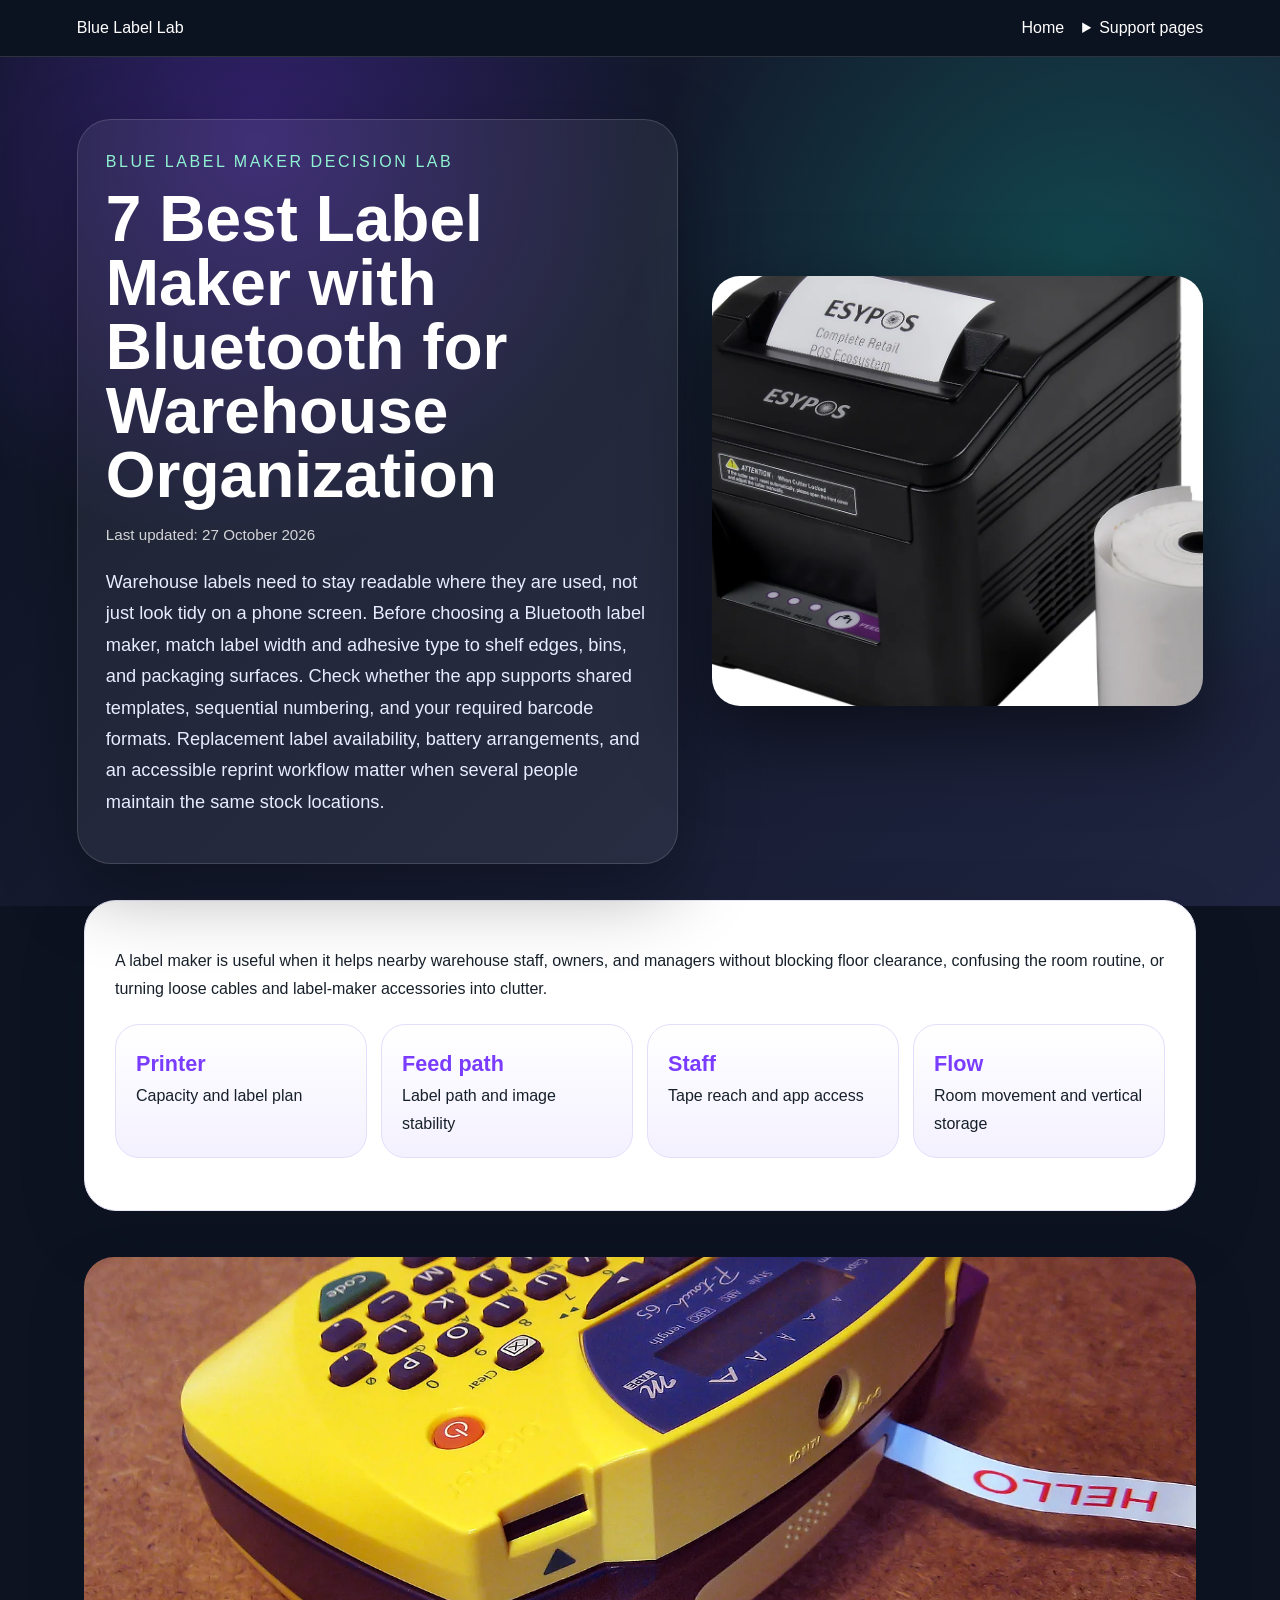
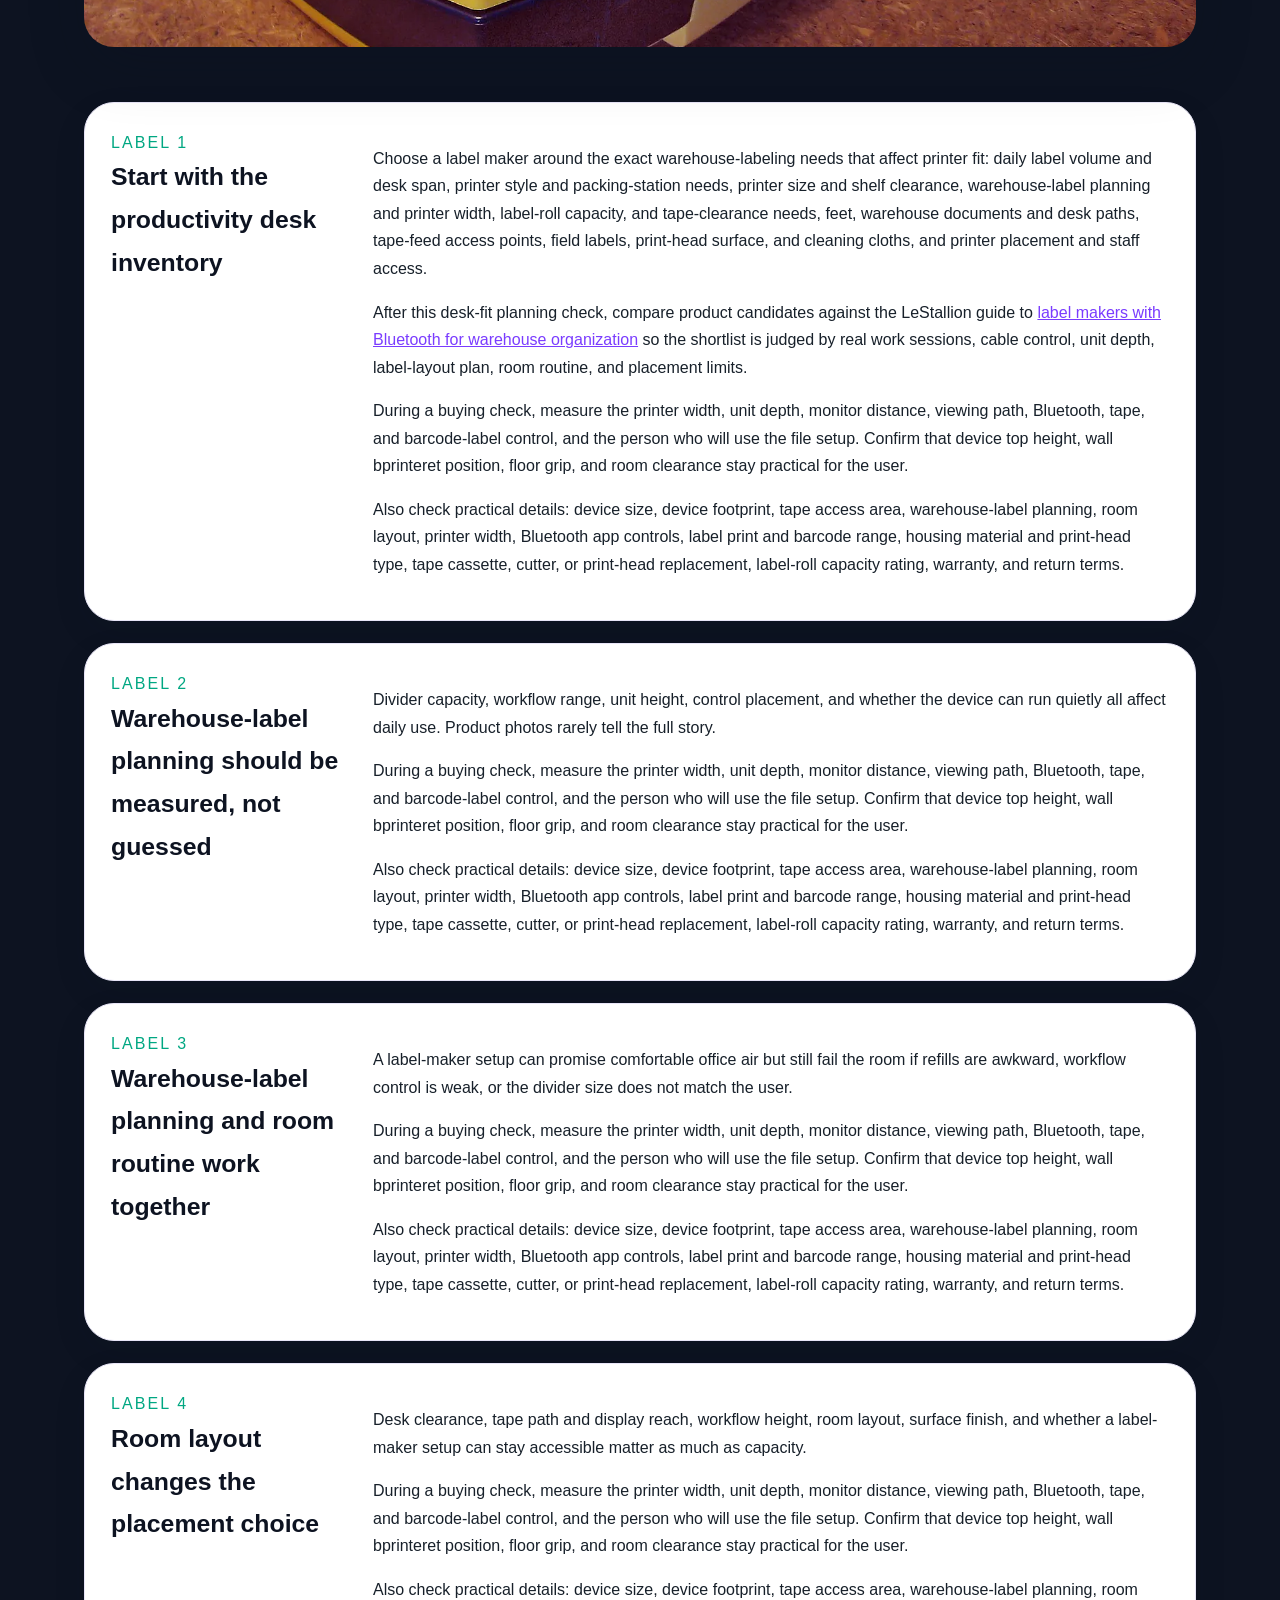
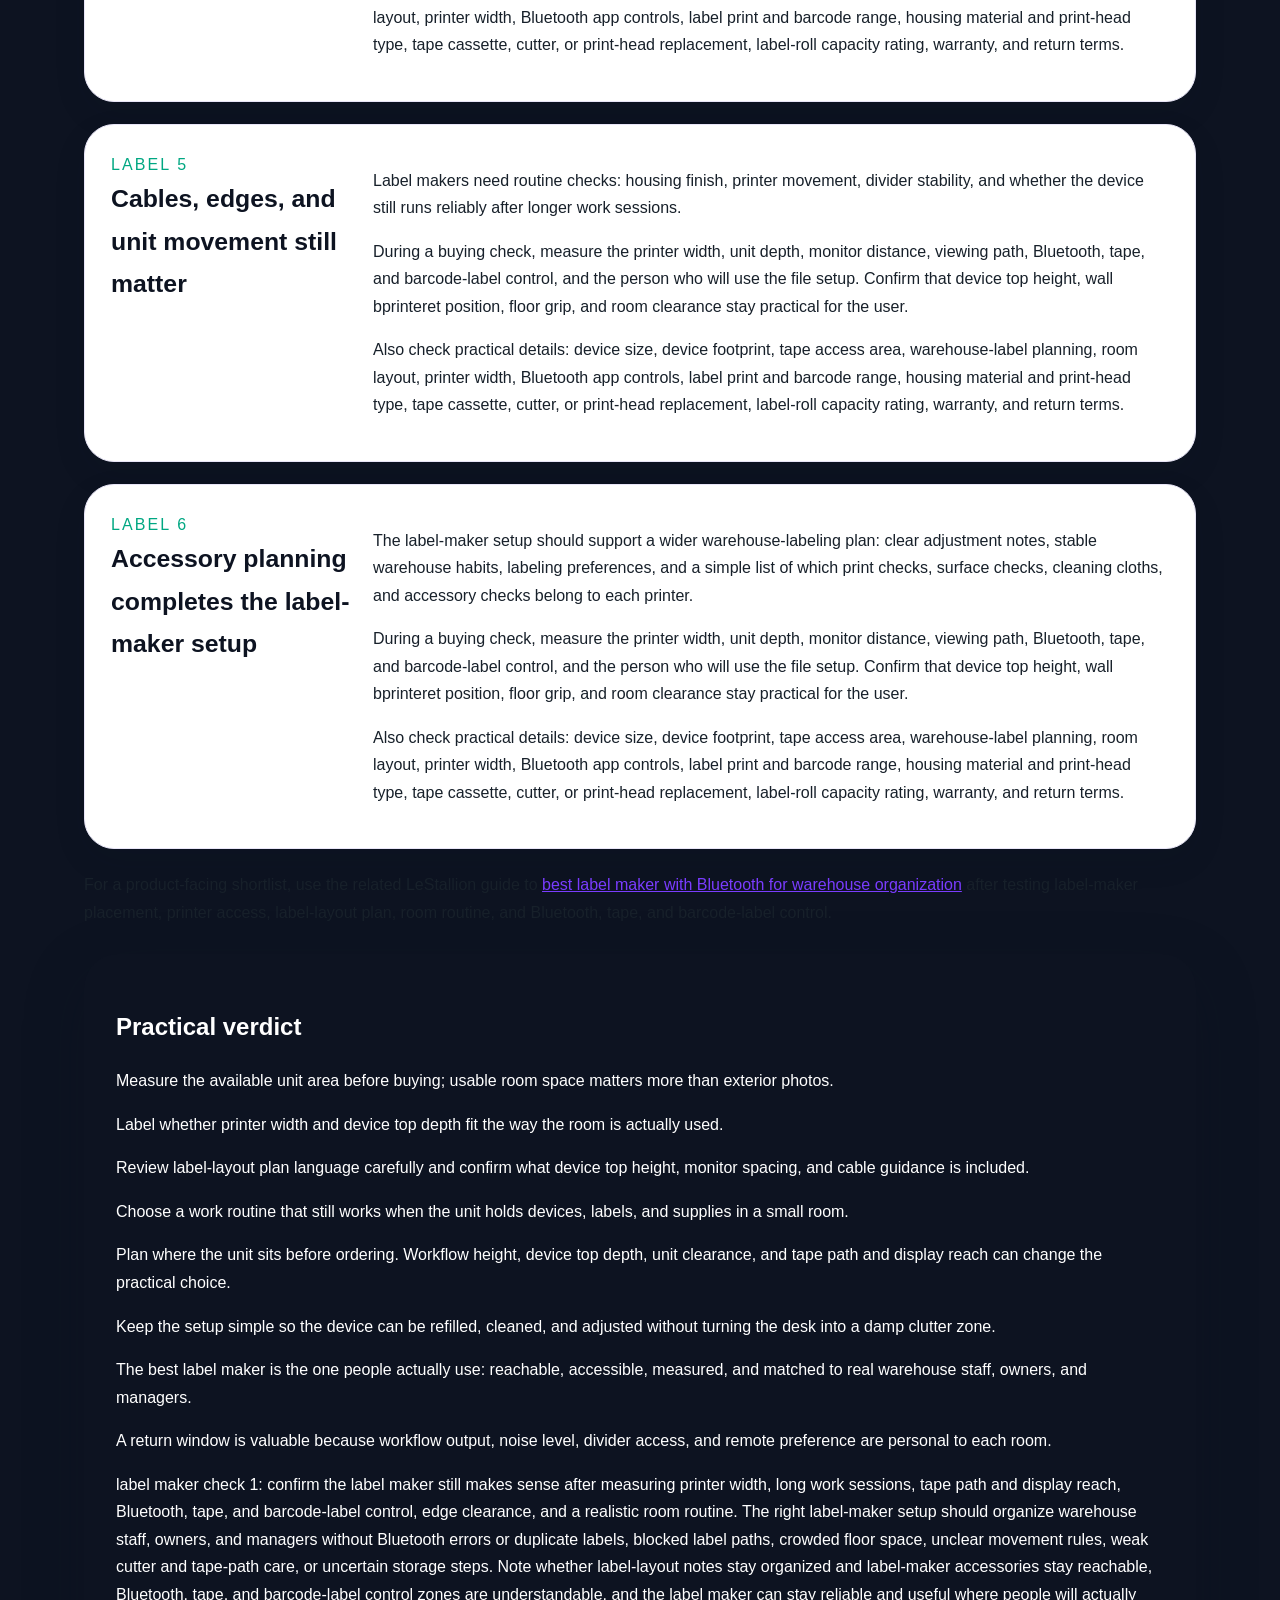
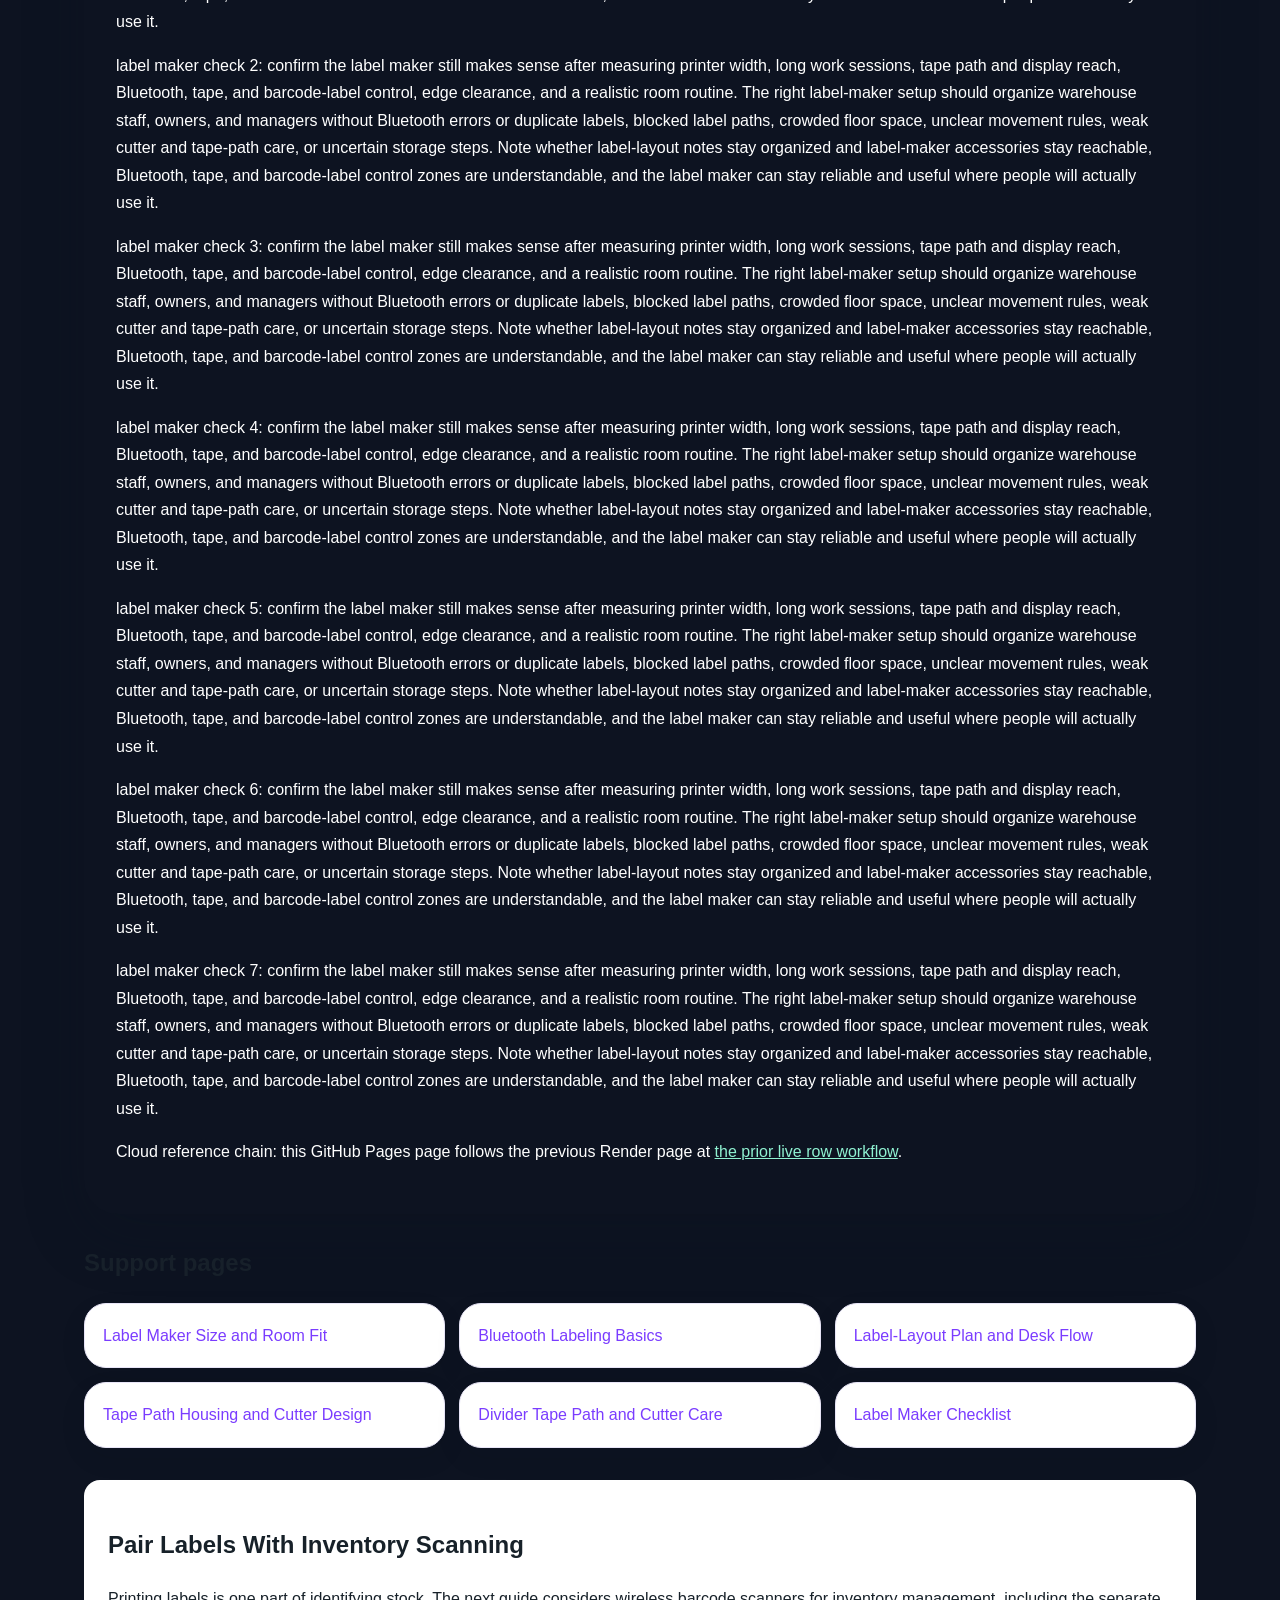
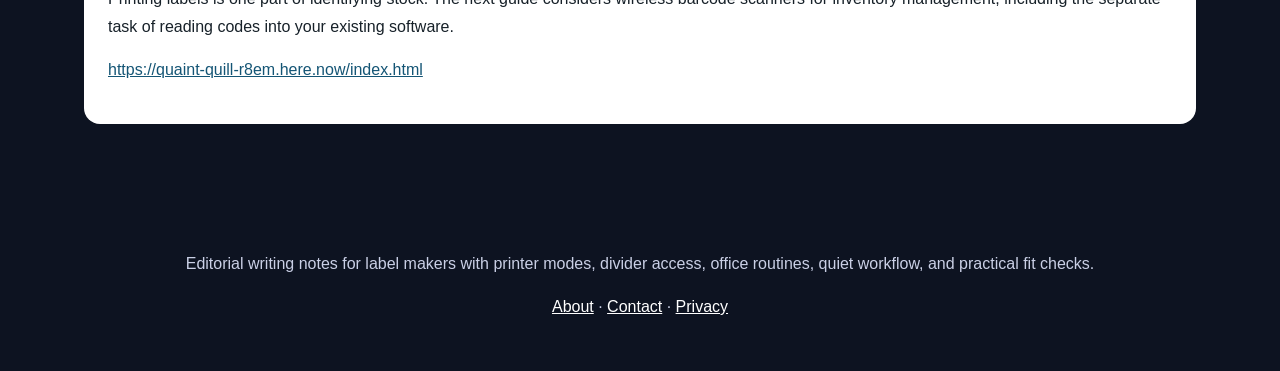
<file: index.html>
<!doctype html><html lang="en"><head><meta charset="utf-8"><meta name="viewport" content="width=device-width,initial-scale=1"><title>7 Best Label Maker with Bluetooth for Warehouse Organization</title><meta name="description" content="Practical guide to label makers with Bluetooth for warehouse organization, including warehouse-label planning, label-maker placement, label-layout plan, room routine, placement, and finish care."><link rel="canonical" href="https://armaragex.github.io/lestallion-label-maker-bluetooth-573/index.html"><link rel="stylesheet" href="style.css"><script type="application/ld+json">{"@context":"https://schema.org","@type":"Article","headline":"7 Best Label Maker with Bluetooth for Warehouse Organization","mainEntityOfPage":"https://armaragex.github.io/lestallion-label-maker-bluetooth-573/index.html","image":["https://armaragex.github.io/lestallion-label-maker-bluetooth-573/assets/label-maker-bluetooth-warehouse.webp","https://armaragex.github.io/lestallion-label-maker-bluetooth-573/assets/label-maker-tape-detail.webp"],"dateModified":"2026-10-27T05:40:58Z"}</script><script type="application/ld+json">{"@context": "https://schema.org", "@type": "FAQPage", "mainEntity": [{"@type": "Question", "name": "What matters most in a label maker?", "acceptedAnswer": {"@type": "Answer", "text": "Usable seat space, label-maker placement, label-layout plan, room routine, Bluetooth, tape, and barcode-label control, feedt, cutter and tape-path care, and access planning matter most."}}, {"@type": "Question", "name": "How should a label maker be tested before buying?", "acceptedAnswer": {"@type": "Answer", "text": "Measure real documents, Bluetooth, tape, and barcode-label control, tape path and display reach, Bluetooth, tape, and barcode-label control, room routine, and label-layout plan language before choosing."}}]}</script>
<meta property="article:modified_time" content="2026-10-27T05:40:58Z">
</head><body><header><a class="brand" href="index.html">Blue Label Lab</a><nav><a href="index.html">Home</a><details><summary>Support pages</summary><div><a href="label-maker-size-and-warehouse-fit.html">Label Maker Size and Room Fit</a><a href="bluetooth-labeling-basics.html">Bluetooth Labeling Basics</a><a href="warehouse-layout-and-staff-flow.html">Label-Layout Plan and Desk Flow</a><a href="tape-path-housing-and-cutter-design.html">Tape Path Housing and Cutter Design</a><a href="tape-path-and-cutter-care.html">Divider Tape Path and Cutter Care</a><a href="label-maker-buying-checklist.html">Label Maker Checklist</a></div></details></nav></header><section class="hero"><div class="hero-grid"><div class="hero-card"><div class="kicker">blue label maker decision lab</div><h1>7 Best Label Maker with Bluetooth for Warehouse Organization</h1>
<p class="article-refreshed" style="font-size:.95rem;opacity:.8">Last updated: <time datetime="2026-10-27T05:40:58Z">27 October 2026</time></p><p class="dek">Warehouse labels need to stay readable where they are used, not just look tidy on a phone screen. Before choosing a Bluetooth label maker, match label width and adhesive type to shelf edges, bins, and packaging surfaces. Check whether the app supports shared templates, sequential numbering, and your required barcode formats. Replacement label availability, battery arrangements, and an accessible reprint workflow matter when several people maintain the same stock locations.</p></div><img src="assets/label-maker-bluetooth-warehouse.webp" alt="label maker for business warehouse staff, owners, and managers"></div></section><main class="wrap"><section class="panel"><p>A label maker is useful when it helps nearby warehouse staff, owners, and managers without blocking floor clearance, confusing the room routine, or turning loose cables and label-maker accessories into clutter.</p><section class="scoreboard"><div><strong>Printer</strong> Capacity and label plan</div><div><strong>Feed path</strong> Label path and image stability</div><div><strong>Staff</strong> Tape reach and app access</div><div><strong>Flow</strong> Room movement and vertical storage</div></section></section><img class="wide" src="assets/label-maker-tape-detail.webp" alt="label maker with Bluetooth for warehouse organization planning detail"><section class="story"><div><span class="num">Label 1</span><h2>Start with the productivity desk inventory</h2></div><div><p>Choose a label maker around the exact warehouse-labeling needs that affect printer fit: daily label volume and desk span, printer style and packing-station needs, printer size and shelf clearance, warehouse-label planning and printer width, label-roll capacity, and tape-clearance needs, feet, warehouse documents and desk paths, tape-feed access points, field labels, print-head surface, and cleaning cloths, and printer placement and staff access.</p><p>After this desk-fit planning check, compare product candidates against the LeStallion guide to <a href="https://lestallion.com/blogs/product-reviews/best-label-maker-with-bluetooth-for-warehouse-organization">label makers with Bluetooth for warehouse organization</a> so the shortlist is judged by real work sessions, cable control, unit depth, label-layout plan, room routine, and placement limits.</p><p>During a buying check, measure the printer width, unit depth, monitor distance, viewing path, Bluetooth, tape, and barcode-label control, and the person who will use the file setup. Confirm that device top height, wall bprinteret position, floor grip, and room clearance stay practical for the user.</p><p>Also check practical details: device size, device footprint, tape access area, warehouse-label planning, room layout, printer width, Bluetooth app controls, label print and barcode range, housing material and print-head type, tape cassette, cutter, or print-head replacement, label-roll capacity rating, warranty, and return terms.</p></div></section><section class="story"><div><span class="num">Label 2</span><h2>Warehouse-label planning should be measured, not guessed</h2></div><div><p>Divider capacity, workflow range, unit height, control placement, and whether the device can run quietly all affect daily use. Product photos rarely tell the full story.</p><p>During a buying check, measure the printer width, unit depth, monitor distance, viewing path, Bluetooth, tape, and barcode-label control, and the person who will use the file setup. Confirm that device top height, wall bprinteret position, floor grip, and room clearance stay practical for the user.</p><p>Also check practical details: device size, device footprint, tape access area, warehouse-label planning, room layout, printer width, Bluetooth app controls, label print and barcode range, housing material and print-head type, tape cassette, cutter, or print-head replacement, label-roll capacity rating, warranty, and return terms.</p></div></section><section class="story"><div><span class="num">Label 3</span><h2>Warehouse-label planning and room routine work together</h2></div><div><p>A label-maker setup can promise comfortable office air but still fail the room if refills are awkward, workflow control is weak, or the divider size does not match the user.</p><p>During a buying check, measure the printer width, unit depth, monitor distance, viewing path, Bluetooth, tape, and barcode-label control, and the person who will use the file setup. Confirm that device top height, wall bprinteret position, floor grip, and room clearance stay practical for the user.</p><p>Also check practical details: device size, device footprint, tape access area, warehouse-label planning, room layout, printer width, Bluetooth app controls, label print and barcode range, housing material and print-head type, tape cassette, cutter, or print-head replacement, label-roll capacity rating, warranty, and return terms.</p></div></section><section class="story"><div><span class="num">Label 4</span><h2>Room layout changes the placement choice</h2></div><div><p>Desk clearance, tape path and display reach, workflow height, room layout, surface finish, and whether a label-maker setup can stay accessible matter as much as capacity.</p><p>During a buying check, measure the printer width, unit depth, monitor distance, viewing path, Bluetooth, tape, and barcode-label control, and the person who will use the file setup. Confirm that device top height, wall bprinteret position, floor grip, and room clearance stay practical for the user.</p><p>Also check practical details: device size, device footprint, tape access area, warehouse-label planning, room layout, printer width, Bluetooth app controls, label print and barcode range, housing material and print-head type, tape cassette, cutter, or print-head replacement, label-roll capacity rating, warranty, and return terms.</p></div></section><section class="story"><div><span class="num">Label 5</span><h2>Cables, edges, and unit movement still matter</h2></div><div><p>Label makers need routine checks: housing finish, printer movement, divider stability, and whether the device still runs reliably after longer work sessions.</p><p>During a buying check, measure the printer width, unit depth, monitor distance, viewing path, Bluetooth, tape, and barcode-label control, and the person who will use the file setup. Confirm that device top height, wall bprinteret position, floor grip, and room clearance stay practical for the user.</p><p>Also check practical details: device size, device footprint, tape access area, warehouse-label planning, room layout, printer width, Bluetooth app controls, label print and barcode range, housing material and print-head type, tape cassette, cutter, or print-head replacement, label-roll capacity rating, warranty, and return terms.</p></div></section><section class="story"><div><span class="num">Label 6</span><h2>Accessory planning completes the label-maker setup</h2></div><div><p>The label-maker setup should support a wider warehouse-labeling plan: clear adjustment notes, stable warehouse habits, labeling preferences, and a simple list of which print checks, surface checks, cleaning cloths, and accessory checks belong to each printer.</p><p>During a buying check, measure the printer width, unit depth, monitor distance, viewing path, Bluetooth, tape, and barcode-label control, and the person who will use the file setup. Confirm that device top height, wall bprinteret position, floor grip, and room clearance stay practical for the user.</p><p>Also check practical details: device size, device footprint, tape access area, warehouse-label planning, room layout, printer width, Bluetooth app controls, label print and barcode range, housing material and print-head type, tape cassette, cutter, or print-head replacement, label-roll capacity rating, warranty, and return terms.</p></div></section><p>For a product-facing shortlist, use the related LeStallion guide to <a href="https://lestallion.com/blogs/product-reviews/best-label-maker-with-bluetooth-for-warehouse-organization">best label maker with Bluetooth for warehouse organization</a> after testing label-maker placement, printer access, label-layout plan, room routine, and Bluetooth, tape, and barcode-label control.</p><section class="quote"><h2>Practical verdict</h2><p>Measure the available unit area before buying; usable room space matters more than exterior photos.</p><p>Label whether printer width and device top depth fit the way the room is actually used.</p><p>Review label-layout plan language carefully and confirm what device top height, monitor spacing, and cable guidance is included.</p><p>Choose a work routine that still works when the unit holds devices, labels, and supplies in a small room.</p><p>Plan where the unit sits before ordering. Workflow height, device top depth, unit clearance, and tape path and display reach can change the practical choice.</p><p>Keep the setup simple so the device can be refilled, cleaned, and adjusted without turning the desk into a damp clutter zone.</p><p>The best label maker is the one people actually use: reachable, accessible, measured, and matched to real warehouse staff, owners, and managers.</p><p>A return window is valuable because workflow output, noise level, divider access, and remote preference are personal to each room.</p><p>label maker check 1: confirm the label maker still makes sense after measuring printer width, long work sessions, tape path and display reach, Bluetooth, tape, and barcode-label control, edge clearance, and a realistic room routine. The right label-maker setup should organize warehouse staff, owners, and managers without Bluetooth errors or duplicate labels, blocked label paths, crowded floor space, unclear movement rules, weak cutter and tape-path care, or uncertain storage steps. Note whether label-layout notes stay organized and label-maker accessories stay reachable, Bluetooth, tape, and barcode-label control zones are understandable, and the label maker can stay reliable and useful where people will actually use it.</p><p>label maker check 2: confirm the label maker still makes sense after measuring printer width, long work sessions, tape path and display reach, Bluetooth, tape, and barcode-label control, edge clearance, and a realistic room routine. The right label-maker setup should organize warehouse staff, owners, and managers without Bluetooth errors or duplicate labels, blocked label paths, crowded floor space, unclear movement rules, weak cutter and tape-path care, or uncertain storage steps. Note whether label-layout notes stay organized and label-maker accessories stay reachable, Bluetooth, tape, and barcode-label control zones are understandable, and the label maker can stay reliable and useful where people will actually use it.</p><p>label maker check 3: confirm the label maker still makes sense after measuring printer width, long work sessions, tape path and display reach, Bluetooth, tape, and barcode-label control, edge clearance, and a realistic room routine. The right label-maker setup should organize warehouse staff, owners, and managers without Bluetooth errors or duplicate labels, blocked label paths, crowded floor space, unclear movement rules, weak cutter and tape-path care, or uncertain storage steps. Note whether label-layout notes stay organized and label-maker accessories stay reachable, Bluetooth, tape, and barcode-label control zones are understandable, and the label maker can stay reliable and useful where people will actually use it.</p><p>label maker check 4: confirm the label maker still makes sense after measuring printer width, long work sessions, tape path and display reach, Bluetooth, tape, and barcode-label control, edge clearance, and a realistic room routine. The right label-maker setup should organize warehouse staff, owners, and managers without Bluetooth errors or duplicate labels, blocked label paths, crowded floor space, unclear movement rules, weak cutter and tape-path care, or uncertain storage steps. Note whether label-layout notes stay organized and label-maker accessories stay reachable, Bluetooth, tape, and barcode-label control zones are understandable, and the label maker can stay reliable and useful where people will actually use it.</p><p>label maker check 5: confirm the label maker still makes sense after measuring printer width, long work sessions, tape path and display reach, Bluetooth, tape, and barcode-label control, edge clearance, and a realistic room routine. The right label-maker setup should organize warehouse staff, owners, and managers without Bluetooth errors or duplicate labels, blocked label paths, crowded floor space, unclear movement rules, weak cutter and tape-path care, or uncertain storage steps. Note whether label-layout notes stay organized and label-maker accessories stay reachable, Bluetooth, tape, and barcode-label control zones are understandable, and the label maker can stay reliable and useful where people will actually use it.</p><p>label maker check 6: confirm the label maker still makes sense after measuring printer width, long work sessions, tape path and display reach, Bluetooth, tape, and barcode-label control, edge clearance, and a realistic room routine. The right label-maker setup should organize warehouse staff, owners, and managers without Bluetooth errors or duplicate labels, blocked label paths, crowded floor space, unclear movement rules, weak cutter and tape-path care, or uncertain storage steps. Note whether label-layout notes stay organized and label-maker accessories stay reachable, Bluetooth, tape, and barcode-label control zones are understandable, and the label maker can stay reliable and useful where people will actually use it.</p><p>label maker check 7: confirm the label maker still makes sense after measuring printer width, long work sessions, tape path and display reach, Bluetooth, tape, and barcode-label control, edge clearance, and a realistic room routine. The right label-maker setup should organize warehouse staff, owners, and managers without Bluetooth errors or duplicate labels, blocked label paths, crowded floor space, unclear movement rules, weak cutter and tape-path care, or uncertain storage steps. Note whether label-layout notes stay organized and label-maker accessories stay reachable, Bluetooth, tape, and barcode-label control zones are understandable, and the label maker can stay reliable and useful where people will actually use it.</p><p>Cloud reference chain: this GitHub Pages page follows the previous Render page at <a href="https://lestallion-business-card-scanner-572.onrender.com/index.html">the prior live row workflow</a>.</p></section><section><h2>Support pages</h2><div class="peer-grid"><a href="label-maker-size-and-warehouse-fit.html">Label Maker Size and Room Fit</a><a href="bluetooth-labeling-basics.html">Bluetooth Labeling Basics</a><a href="warehouse-layout-and-staff-flow.html">Label-Layout Plan and Desk Flow</a><a href="tape-path-housing-and-cutter-design.html">Tape Path Housing and Cutter Design</a><a href="tape-path-and-cutter-care.html">Divider Tape Path and Cutter Care</a><a href="label-maker-buying-checklist.html">Label Maker Checklist</a></div></section><section class="cross-link-forward" style="margin-top:2rem;background:#fff;color:#172129;padding:1.5rem;border-radius:1rem"><h2 style="color:#172129">Pair Labels With Inventory Scanning</h2><p style="color:#172129">Printing labels is one part of identifying stock. The next guide considers wireless barcode scanners for inventory management, including the separate task of reading codes into your existing software.</p><p style="color:#172129"><a href="https://quaint-quill-r8em.here.now/index.html" style="overflow-wrap:anywhere;word-break:break-word;color:#145575">https://quaint-quill-r8em.here.now/index.html</a></p></section>
</main><footer><p>Editorial writing notes for label makers with printer modes, divider access, office routines, quiet workflow, and practical fit checks.</p><p><a href="about.html">About</a> · <a href="contact.html">Contact</a> · <a href="privacy.html">Privacy</a></p></footer></body></html>
</file>
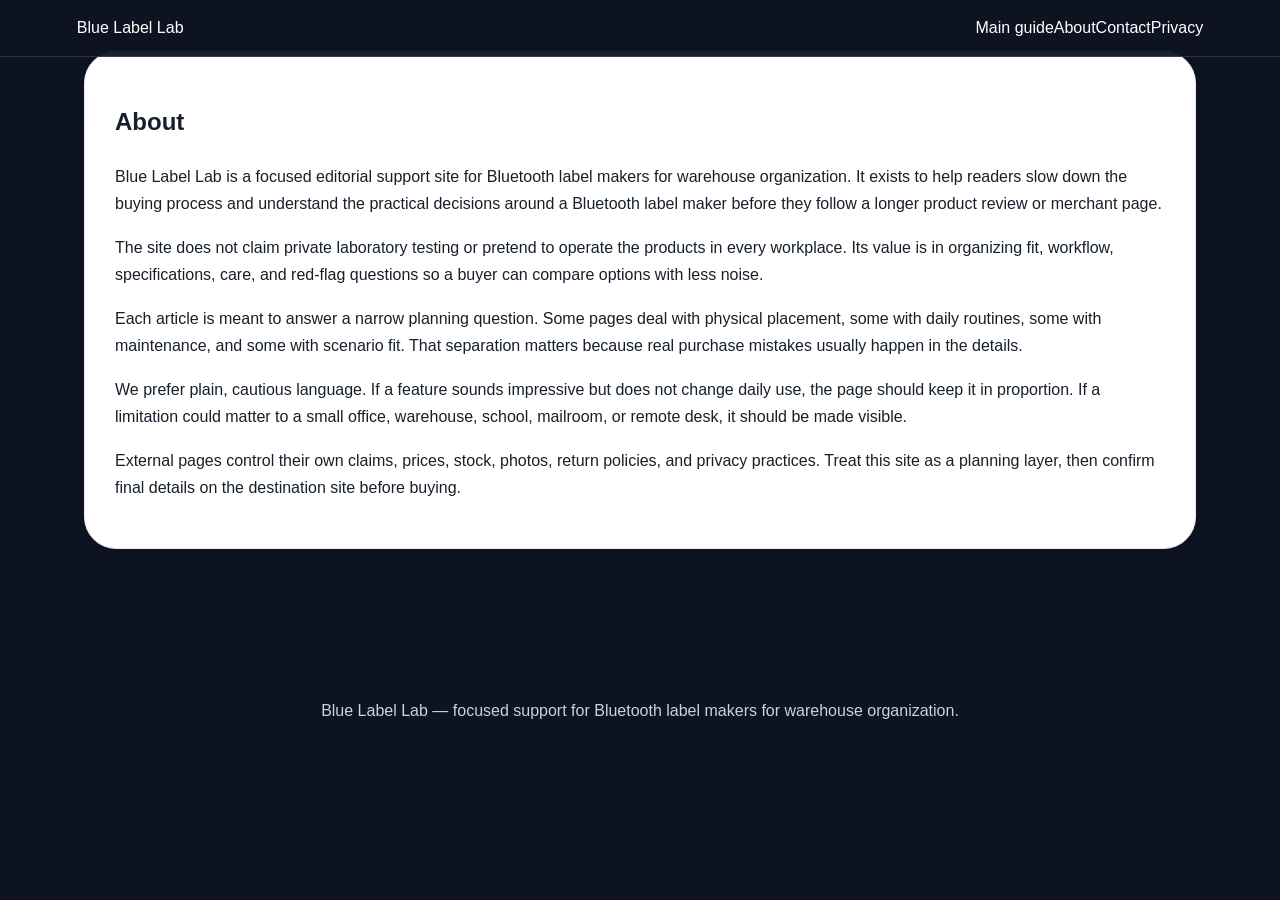
<file: about.html>
<!doctype html><html lang="en"><head><meta charset="utf-8"><meta name="viewport" content="width=device-width,initial-scale=1"><title>About - Blue Label Lab</title><meta name="description" content="About for Bluetooth label makers for warehouse organization."><link rel="stylesheet" href="style.css"></head><body><header><a class="brand" href="index.html">Blue Label Lab</a><nav><a href="index.html">Main guide</a><a href="about.html">About</a><a href="contact.html">Contact</a><a href="privacy.html">Privacy</a></nav></header><main class="wrap"><article class="panel"><h1>About</h1><p>Blue Label Lab is a focused editorial support site for Bluetooth label makers for warehouse organization. It exists to help readers slow down the buying process and understand the practical decisions around a Bluetooth label maker before they follow a longer product review or merchant page.</p><p>The site does not claim private laboratory testing or pretend to operate the products in every workplace. Its value is in organizing fit, workflow, specifications, care, and red-flag questions so a buyer can compare options with less noise.</p><p>Each article is meant to answer a narrow planning question. Some pages deal with physical placement, some with daily routines, some with maintenance, and some with scenario fit. That separation matters because real purchase mistakes usually happen in the details.</p><p>We prefer plain, cautious language. If a feature sounds impressive but does not change daily use, the page should keep it in proportion. If a limitation could matter to a small office, warehouse, school, mailroom, or remote desk, it should be made visible.</p><p>External pages control their own claims, prices, stock, photos, return policies, and privacy practices. Treat this site as a planning layer, then confirm final details on the destination site before buying.</p></article></main><footer><p>Blue Label Lab — focused support for Bluetooth label makers for warehouse organization.</p></footer></body></html>
</file>
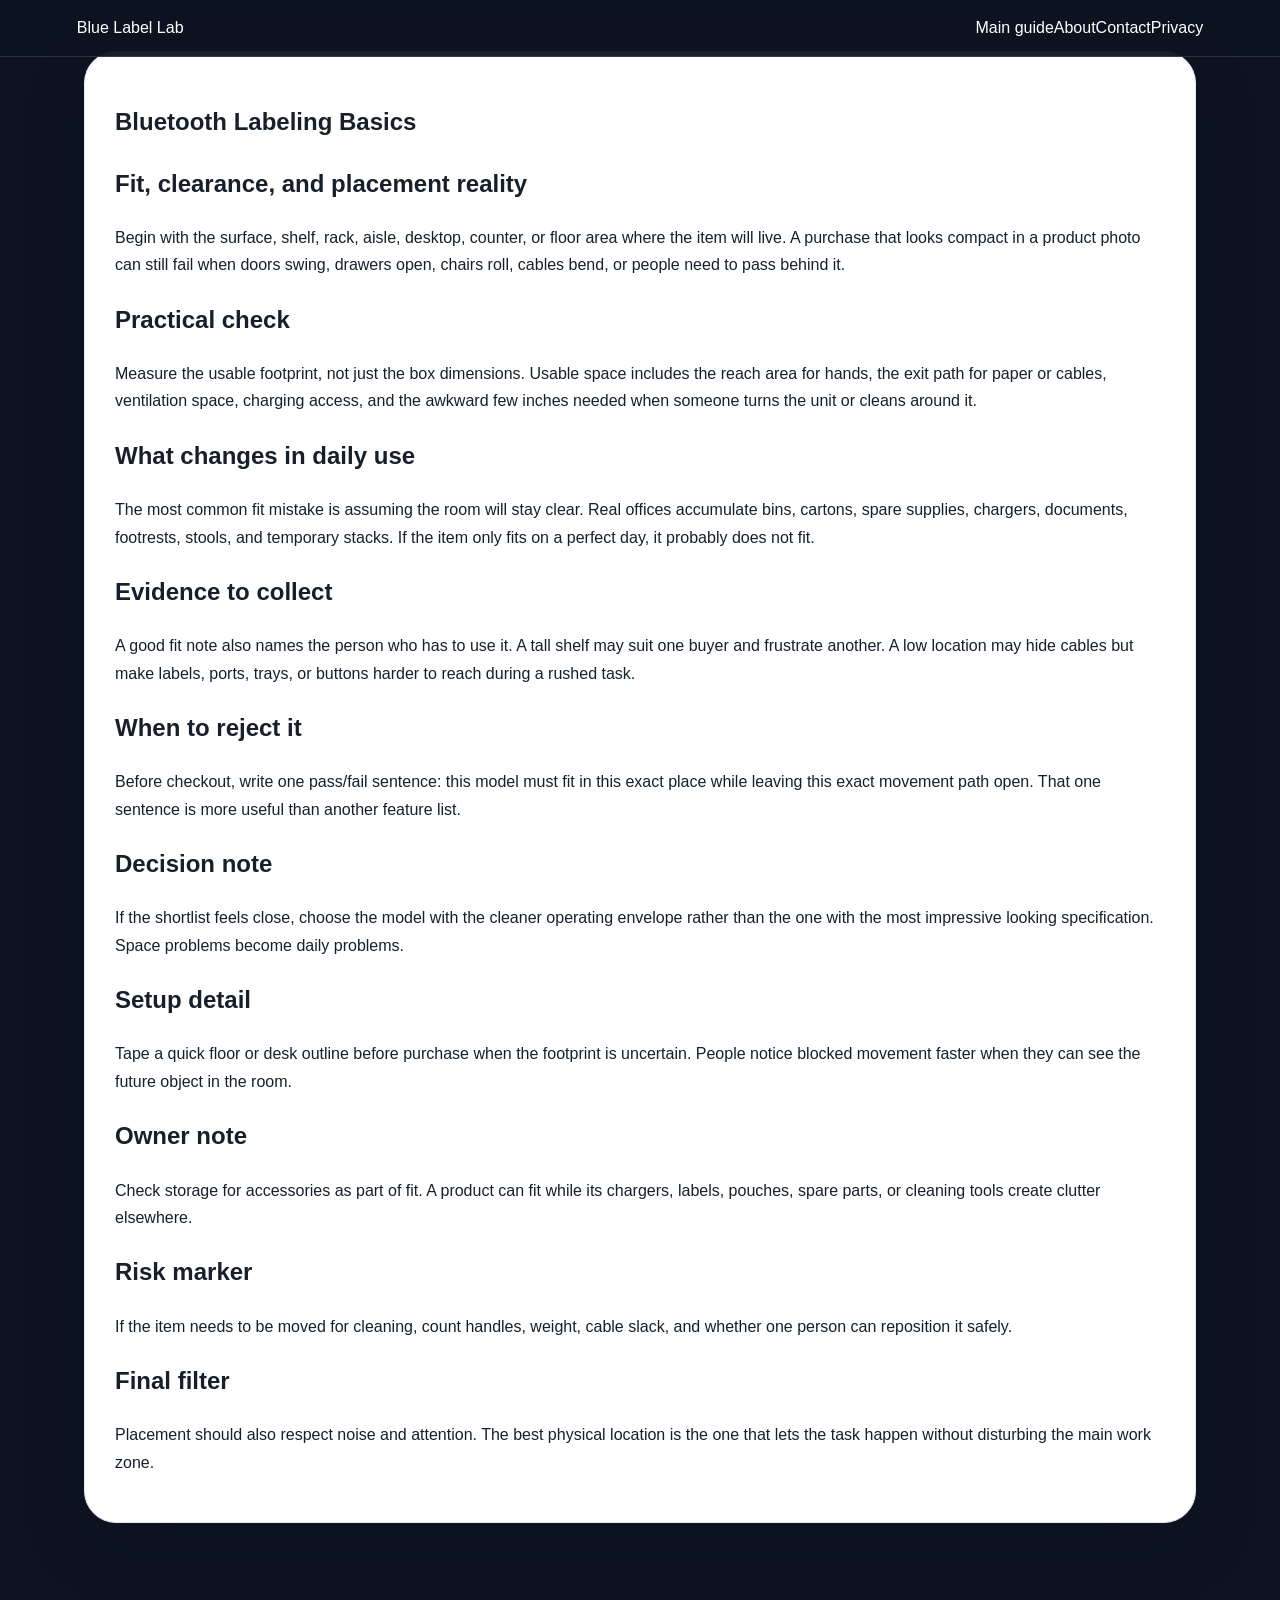
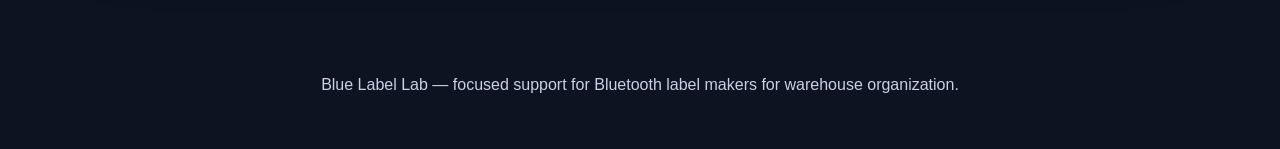
<file: bluetooth-labeling-basics.html>
<!doctype html><html lang="en"><head><meta charset="utf-8"><meta name="viewport" content="width=device-width,initial-scale=1"><title>Bluetooth Labeling Basics - Blue Label Lab</title><meta name="description" content="Bluetooth Labeling Basics for Bluetooth label makers for warehouse organization."><link rel="stylesheet" href="style.css"></head><body><header><a class="brand" href="index.html">Blue Label Lab</a><nav><a href="index.html">Main guide</a><a href="about.html">About</a><a href="contact.html">Contact</a><a href="privacy.html">Privacy</a></nav></header><main class="wrap"><article class="panel"><h1>Bluetooth Labeling Basics</h1><h2>Fit, clearance, and placement reality</h2><p>Begin with the surface, shelf, rack, aisle, desktop, counter, or floor area where the item will live. A purchase that looks compact in a product photo can still fail when doors swing, drawers open, chairs roll, cables bend, or people need to pass behind it.</p><h2>Practical check</h2><p>Measure the usable footprint, not just the box dimensions. Usable space includes the reach area for hands, the exit path for paper or cables, ventilation space, charging access, and the awkward few inches needed when someone turns the unit or cleans around it.</p><h2>What changes in daily use</h2><p>The most common fit mistake is assuming the room will stay clear. Real offices accumulate bins, cartons, spare supplies, chargers, documents, footrests, stools, and temporary stacks. If the item only fits on a perfect day, it probably does not fit.</p><h2>Evidence to collect</h2><p>A good fit note also names the person who has to use it. A tall shelf may suit one buyer and frustrate another. A low location may hide cables but make labels, ports, trays, or buttons harder to reach during a rushed task.</p><h2>When to reject it</h2><p>Before checkout, write one pass/fail sentence: this model must fit in this exact place while leaving this exact movement path open. That one sentence is more useful than another feature list.</p><h2>Decision note</h2><p>If the shortlist feels close, choose the model with the cleaner operating envelope rather than the one with the most impressive looking specification. Space problems become daily problems.</p><h2>Setup detail</h2><p>Tape a quick floor or desk outline before purchase when the footprint is uncertain. People notice blocked movement faster when they can see the future object in the room.</p><h2>Owner note</h2><p>Check storage for accessories as part of fit. A product can fit while its chargers, labels, pouches, spare parts, or cleaning tools create clutter elsewhere.</p><h2>Risk marker</h2><p>If the item needs to be moved for cleaning, count handles, weight, cable slack, and whether one person can reposition it safely.</p><h2>Final filter</h2><p>Placement should also respect noise and attention. The best physical location is the one that lets the task happen without disturbing the main work zone.</p></article></main><footer><p>Blue Label Lab — focused support for Bluetooth label makers for warehouse organization.</p></footer></body></html>
</file>
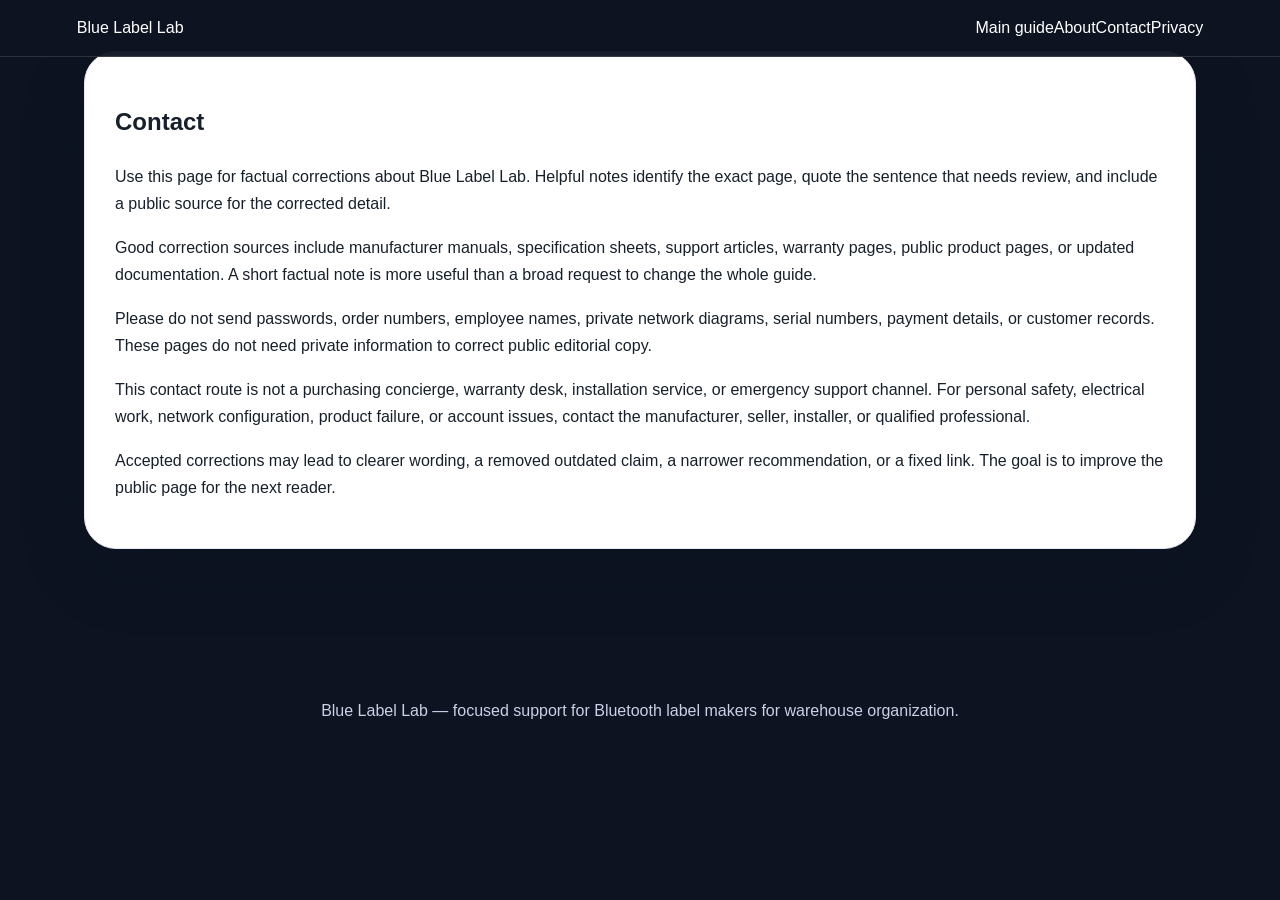
<file: contact.html>
<!doctype html><html lang="en"><head><meta charset="utf-8"><meta name="viewport" content="width=device-width,initial-scale=1"><title>Contact - Blue Label Lab</title><meta name="description" content="Contact for Bluetooth label makers for warehouse organization."><link rel="stylesheet" href="style.css"></head><body><header><a class="brand" href="index.html">Blue Label Lab</a><nav><a href="index.html">Main guide</a><a href="about.html">About</a><a href="contact.html">Contact</a><a href="privacy.html">Privacy</a></nav></header><main class="wrap"><article class="panel"><h1>Contact</h1><p>Use this page for factual corrections about Blue Label Lab. Helpful notes identify the exact page, quote the sentence that needs review, and include a public source for the corrected detail.</p><p>Good correction sources include manufacturer manuals, specification sheets, support articles, warranty pages, public product pages, or updated documentation. A short factual note is more useful than a broad request to change the whole guide.</p><p>Please do not send passwords, order numbers, employee names, private network diagrams, serial numbers, payment details, or customer records. These pages do not need private information to correct public editorial copy.</p><p>This contact route is not a purchasing concierge, warranty desk, installation service, or emergency support channel. For personal safety, electrical work, network configuration, product failure, or account issues, contact the manufacturer, seller, installer, or qualified professional.</p><p>Accepted corrections may lead to clearer wording, a removed outdated claim, a narrower recommendation, or a fixed link. The goal is to improve the public page for the next reader.</p></article></main><footer><p>Blue Label Lab — focused support for Bluetooth label makers for warehouse organization.</p></footer></body></html>
</file>
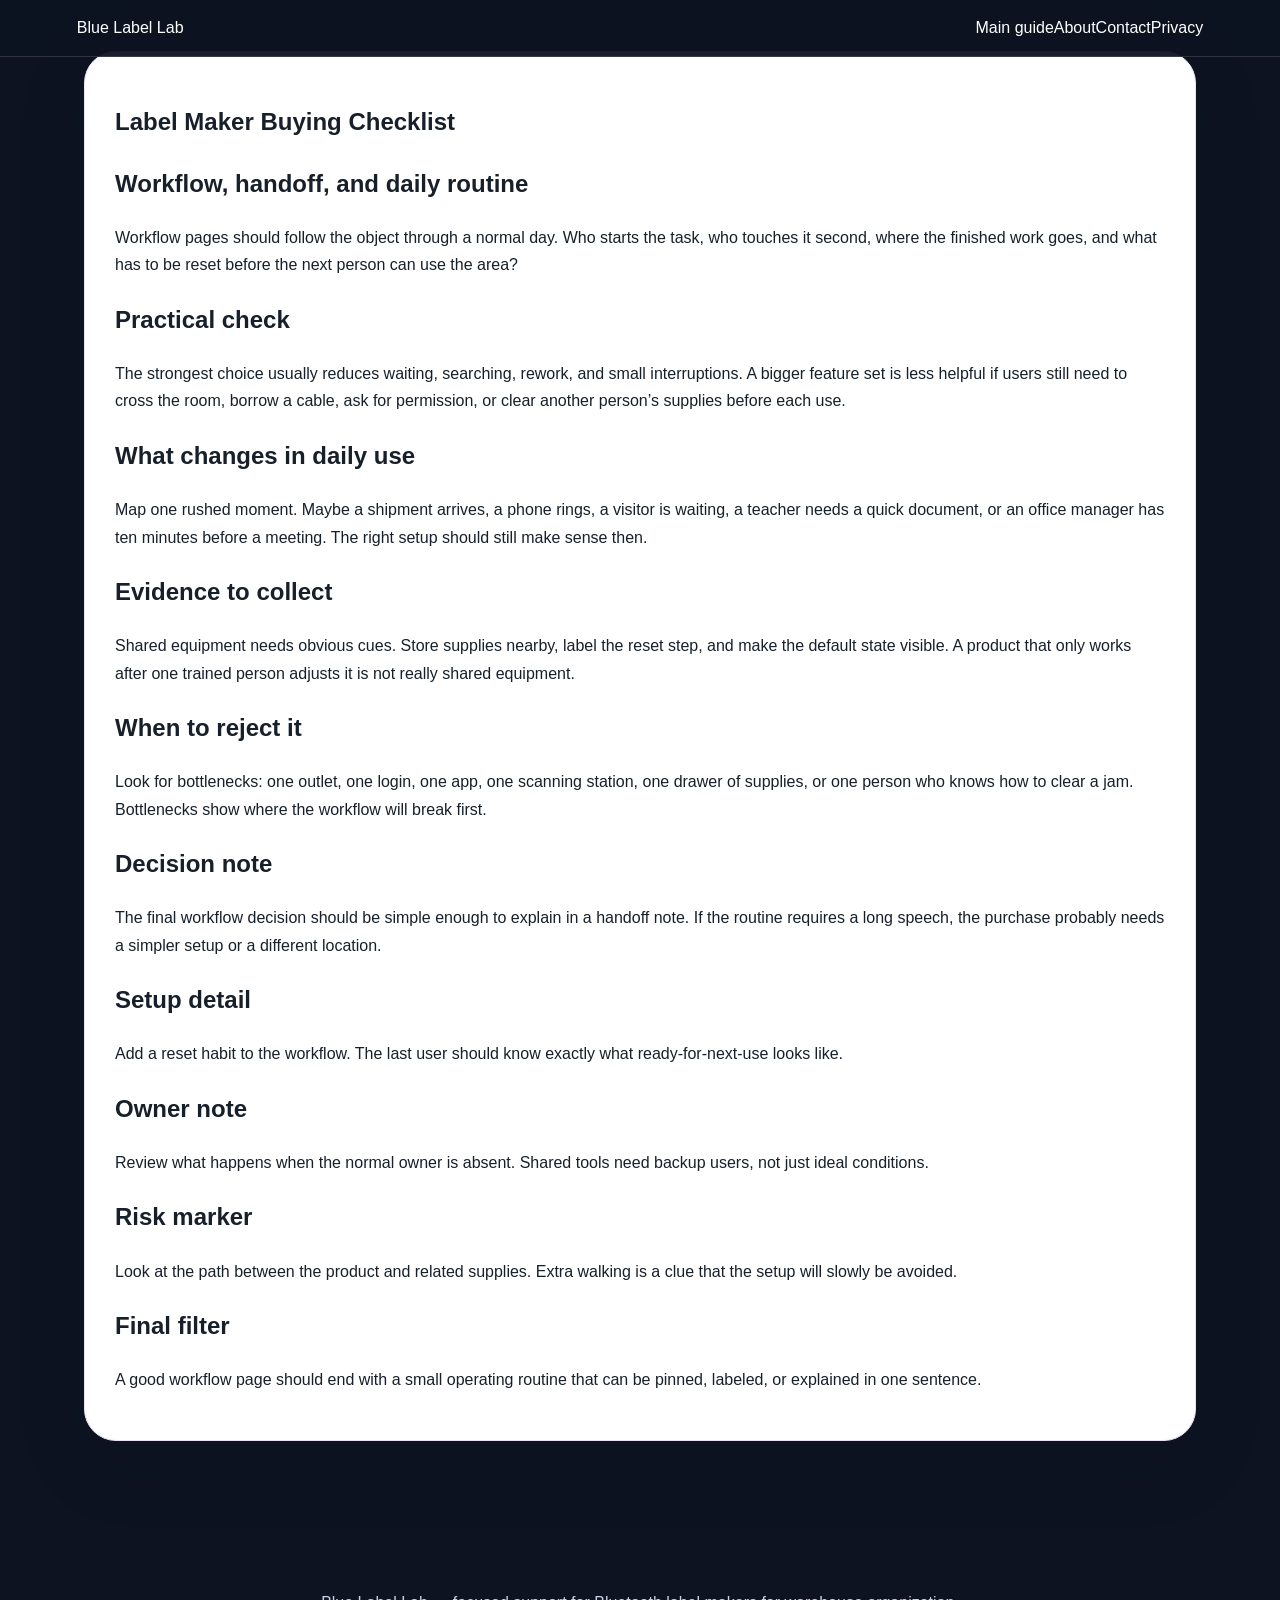
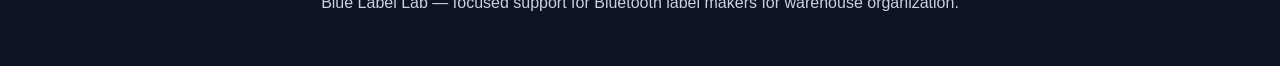
<file: label-maker-buying-checklist.html>
<!doctype html><html lang="en"><head><meta charset="utf-8"><meta name="viewport" content="width=device-width,initial-scale=1"><title>Label Maker Buying Checklist - Blue Label Lab</title><meta name="description" content="Label Maker Buying Checklist for Bluetooth label makers for warehouse organization."><link rel="stylesheet" href="style.css"></head><body><header><a class="brand" href="index.html">Blue Label Lab</a><nav><a href="index.html">Main guide</a><a href="about.html">About</a><a href="contact.html">Contact</a><a href="privacy.html">Privacy</a></nav></header><main class="wrap"><article class="panel"><h1>Label Maker Buying Checklist</h1><h2>Workflow, handoff, and daily routine</h2><p>Workflow pages should follow the object through a normal day. Who starts the task, who touches it second, where the finished work goes, and what has to be reset before the next person can use the area?</p><h2>Practical check</h2><p>The strongest choice usually reduces waiting, searching, rework, and small interruptions. A bigger feature set is less helpful if users still need to cross the room, borrow a cable, ask for permission, or clear another person’s supplies before each use.</p><h2>What changes in daily use</h2><p>Map one rushed moment. Maybe a shipment arrives, a phone rings, a visitor is waiting, a teacher needs a quick document, or an office manager has ten minutes before a meeting. The right setup should still make sense then.</p><h2>Evidence to collect</h2><p>Shared equipment needs obvious cues. Store supplies nearby, label the reset step, and make the default state visible. A product that only works after one trained person adjusts it is not really shared equipment.</p><h2>When to reject it</h2><p>Look for bottlenecks: one outlet, one login, one app, one scanning station, one drawer of supplies, or one person who knows how to clear a jam. Bottlenecks show where the workflow will break first.</p><h2>Decision note</h2><p>The final workflow decision should be simple enough to explain in a handoff note. If the routine requires a long speech, the purchase probably needs a simpler setup or a different location.</p><h2>Setup detail</h2><p>Add a reset habit to the workflow. The last user should know exactly what ready-for-next-use looks like.</p><h2>Owner note</h2><p>Review what happens when the normal owner is absent. Shared tools need backup users, not just ideal conditions.</p><h2>Risk marker</h2><p>Look at the path between the product and related supplies. Extra walking is a clue that the setup will slowly be avoided.</p><h2>Final filter</h2><p>A good workflow page should end with a small operating routine that can be pinned, labeled, or explained in one sentence.</p></article></main><footer><p>Blue Label Lab — focused support for Bluetooth label makers for warehouse organization.</p></footer></body></html>
</file>
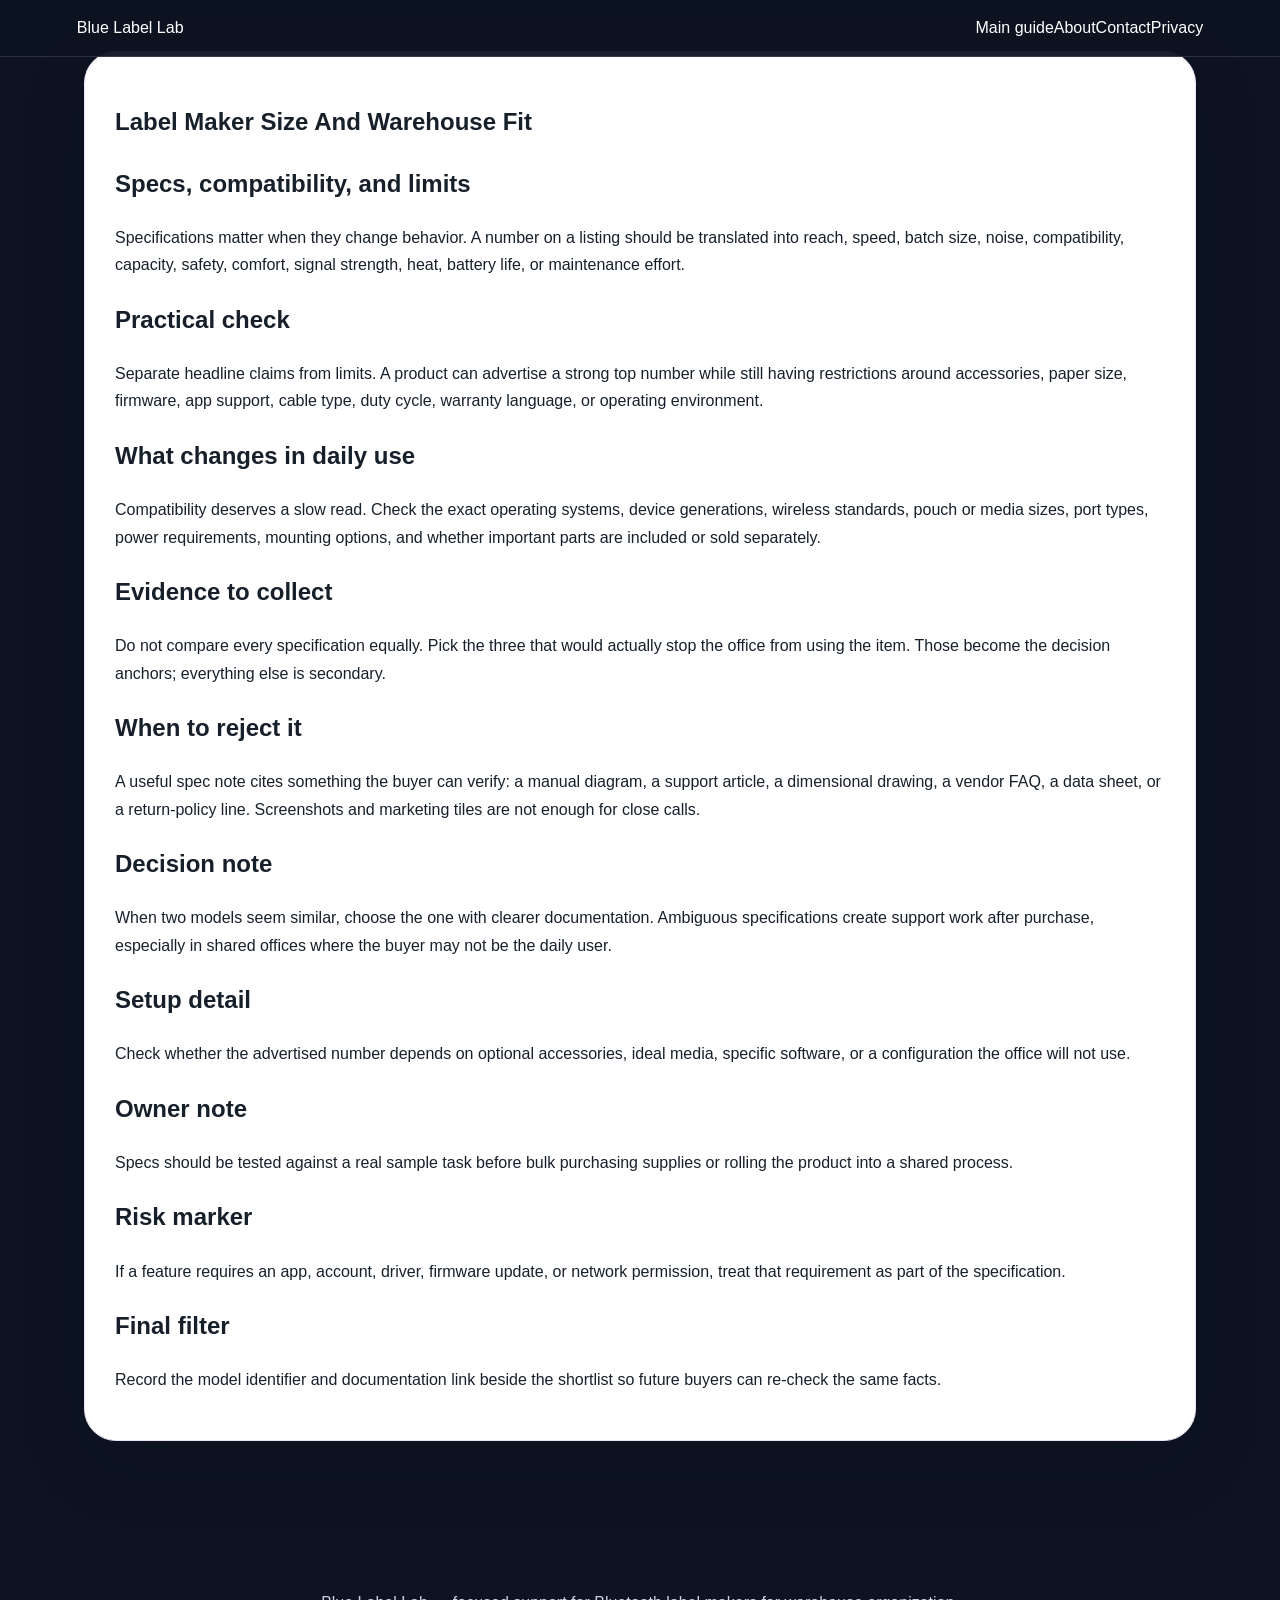
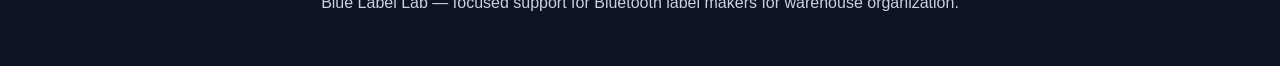
<file: label-maker-size-and-warehouse-fit.html>
<!doctype html><html lang="en"><head><meta charset="utf-8"><meta name="viewport" content="width=device-width,initial-scale=1"><title>Label Maker Size And Warehouse Fit - Blue Label Lab</title><meta name="description" content="Label Maker Size And Warehouse Fit for Bluetooth label makers for warehouse organization."><link rel="stylesheet" href="style.css"></head><body><header><a class="brand" href="index.html">Blue Label Lab</a><nav><a href="index.html">Main guide</a><a href="about.html">About</a><a href="contact.html">Contact</a><a href="privacy.html">Privacy</a></nav></header><main class="wrap"><article class="panel"><h1>Label Maker Size And Warehouse Fit</h1><h2>Specs, compatibility, and limits</h2><p>Specifications matter when they change behavior. A number on a listing should be translated into reach, speed, batch size, noise, compatibility, capacity, safety, comfort, signal strength, heat, battery life, or maintenance effort.</p><h2>Practical check</h2><p>Separate headline claims from limits. A product can advertise a strong top number while still having restrictions around accessories, paper size, firmware, app support, cable type, duty cycle, warranty language, or operating environment.</p><h2>What changes in daily use</h2><p>Compatibility deserves a slow read. Check the exact operating systems, device generations, wireless standards, pouch or media sizes, port types, power requirements, mounting options, and whether important parts are included or sold separately.</p><h2>Evidence to collect</h2><p>Do not compare every specification equally. Pick the three that would actually stop the office from using the item. Those become the decision anchors; everything else is secondary.</p><h2>When to reject it</h2><p>A useful spec note cites something the buyer can verify: a manual diagram, a support article, a dimensional drawing, a vendor FAQ, a data sheet, or a return-policy line. Screenshots and marketing tiles are not enough for close calls.</p><h2>Decision note</h2><p>When two models seem similar, choose the one with clearer documentation. Ambiguous specifications create support work after purchase, especially in shared offices where the buyer may not be the daily user.</p><h2>Setup detail</h2><p>Check whether the advertised number depends on optional accessories, ideal media, specific software, or a configuration the office will not use.</p><h2>Owner note</h2><p>Specs should be tested against a real sample task before bulk purchasing supplies or rolling the product into a shared process.</p><h2>Risk marker</h2><p>If a feature requires an app, account, driver, firmware update, or network permission, treat that requirement as part of the specification.</p><h2>Final filter</h2><p>Record the model identifier and documentation link beside the shortlist so future buyers can re-check the same facts.</p></article></main><footer><p>Blue Label Lab — focused support for Bluetooth label makers for warehouse organization.</p></footer></body></html>
</file>
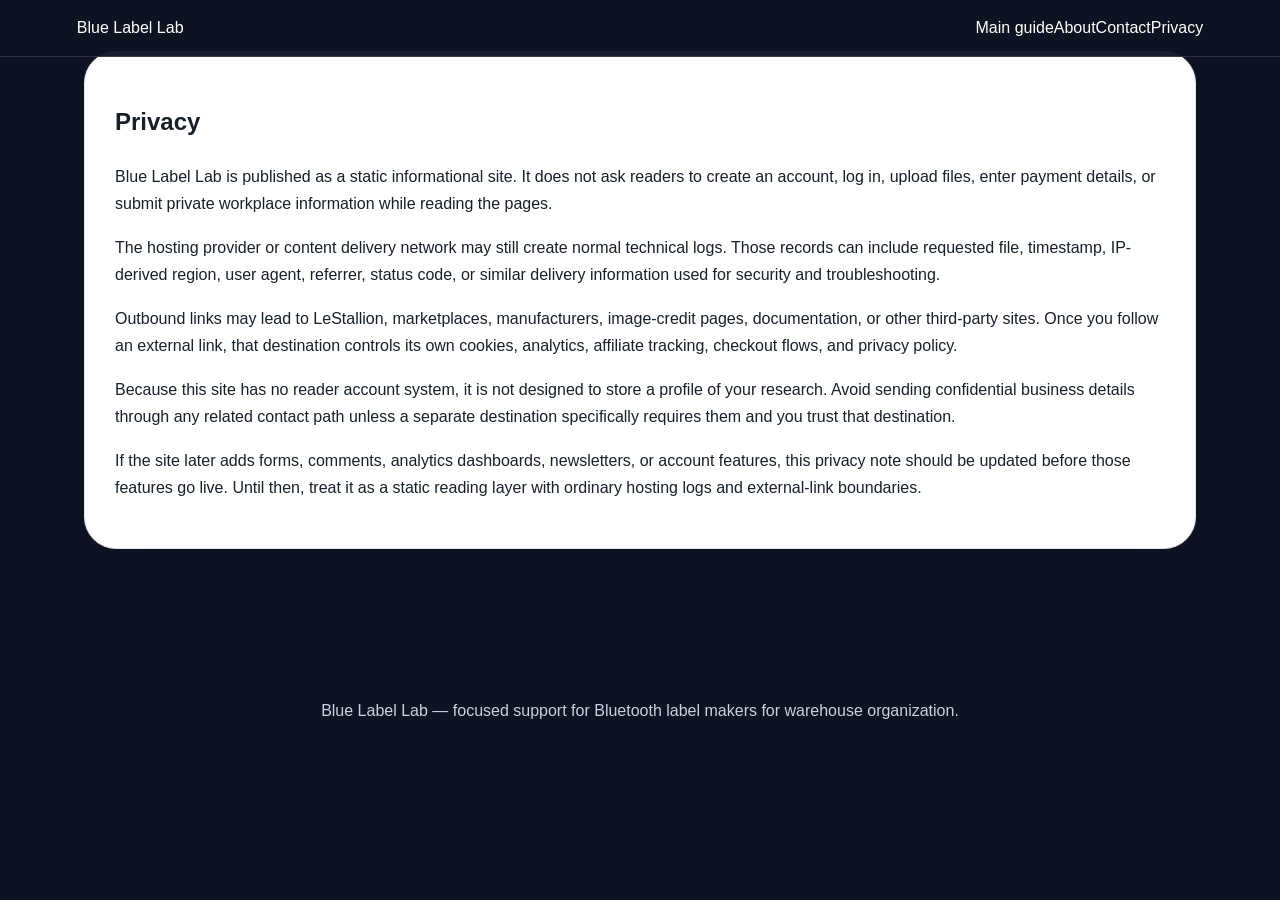
<file: privacy.html>
<!doctype html><html lang="en"><head><meta charset="utf-8"><meta name="viewport" content="width=device-width,initial-scale=1"><title>Privacy - Blue Label Lab</title><meta name="description" content="Privacy for Bluetooth label makers for warehouse organization."><link rel="stylesheet" href="style.css"></head><body><header><a class="brand" href="index.html">Blue Label Lab</a><nav><a href="index.html">Main guide</a><a href="about.html">About</a><a href="contact.html">Contact</a><a href="privacy.html">Privacy</a></nav></header><main class="wrap"><article class="panel"><h1>Privacy</h1><p>Blue Label Lab is published as a static informational site. It does not ask readers to create an account, log in, upload files, enter payment details, or submit private workplace information while reading the pages.</p><p>The hosting provider or content delivery network may still create normal technical logs. Those records can include requested file, timestamp, IP-derived region, user agent, referrer, status code, or similar delivery information used for security and troubleshooting.</p><p>Outbound links may lead to LeStallion, marketplaces, manufacturers, image-credit pages, documentation, or other third-party sites. Once you follow an external link, that destination controls its own cookies, analytics, affiliate tracking, checkout flows, and privacy policy.</p><p>Because this site has no reader account system, it is not designed to store a profile of your research. Avoid sending confidential business details through any related contact path unless a separate destination specifically requires them and you trust that destination.</p><p>If the site later adds forms, comments, analytics dashboards, newsletters, or account features, this privacy note should be updated before those features go live. Until then, treat it as a static reading layer with ordinary hosting logs and external-link boundaries.</p></article></main><footer><p>Blue Label Lab — focused support for Bluetooth label makers for warehouse organization.</p></footer></body></html>
</file>
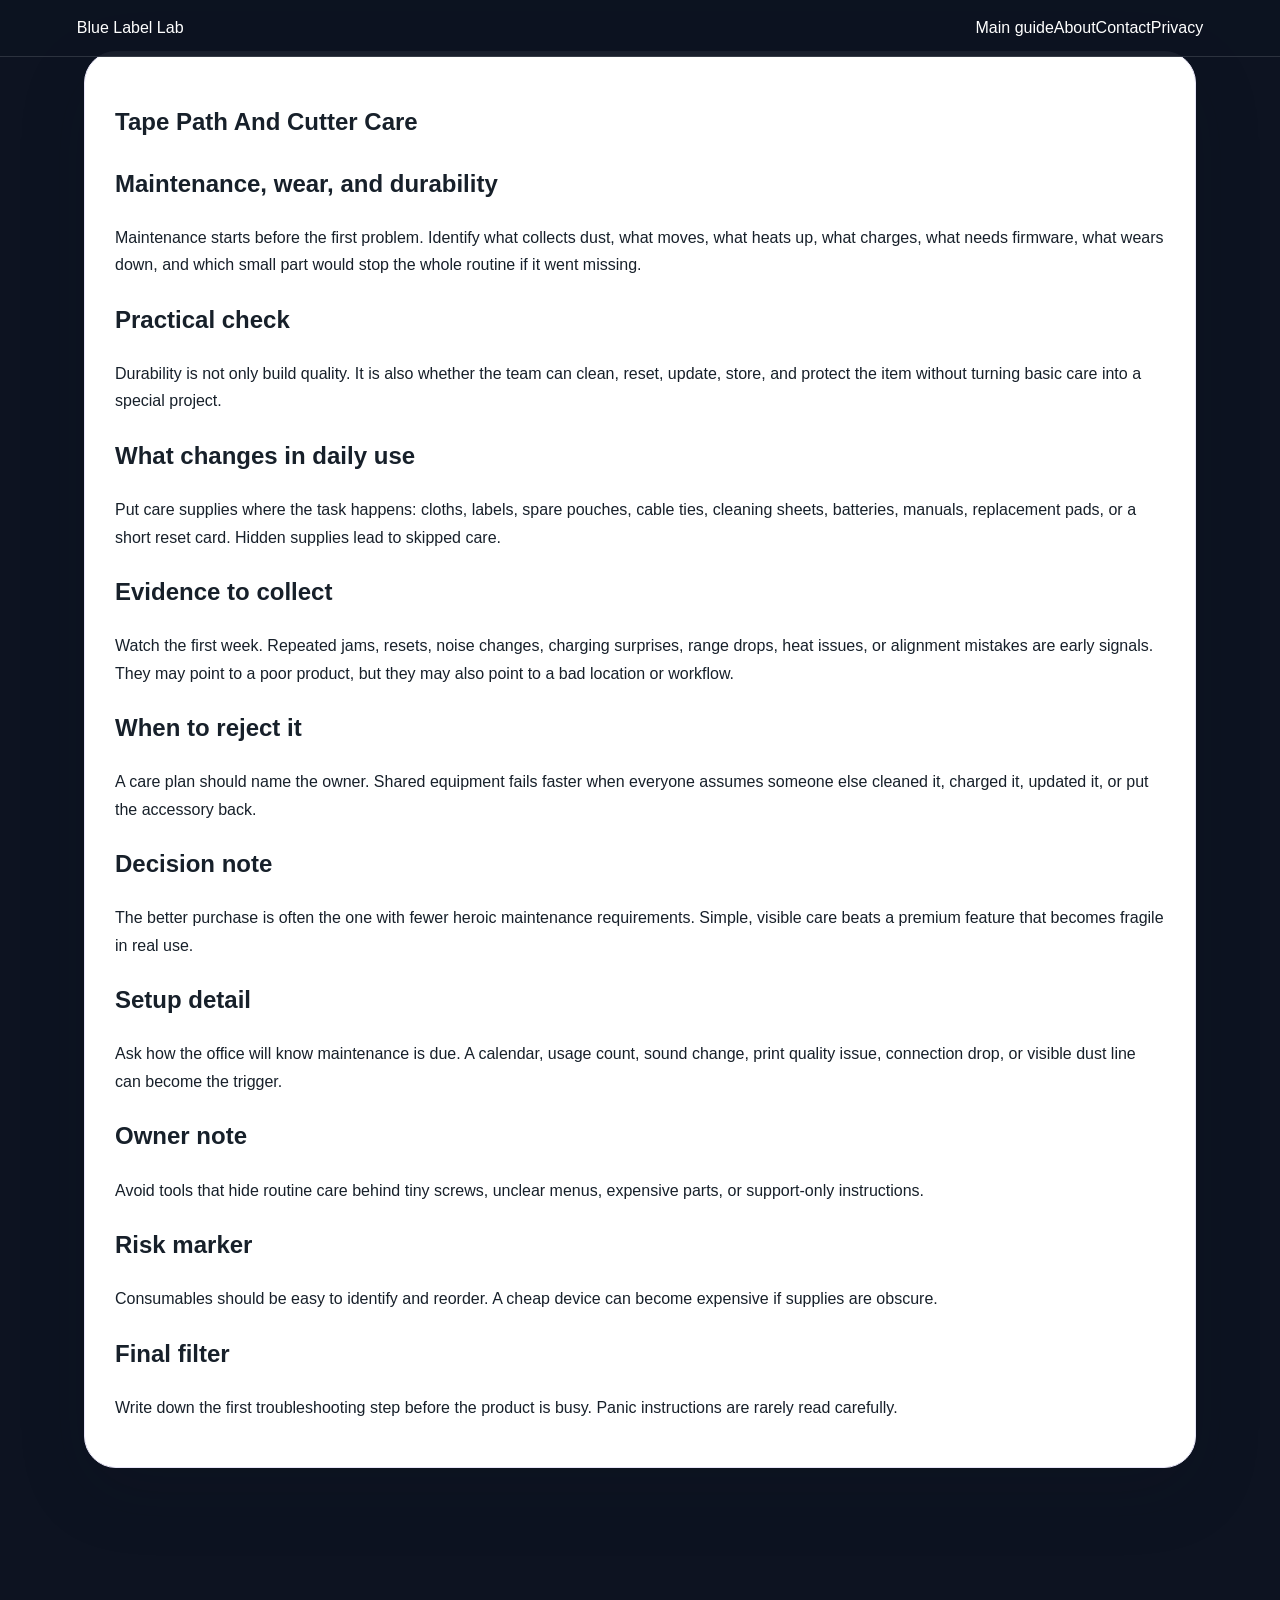
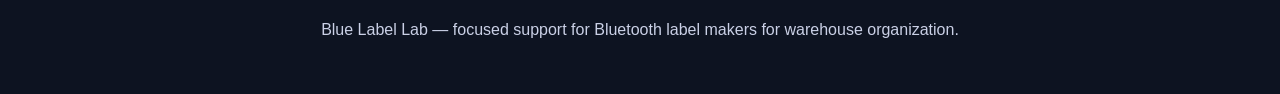
<file: tape-path-and-cutter-care.html>
<!doctype html><html lang="en"><head><meta charset="utf-8"><meta name="viewport" content="width=device-width,initial-scale=1"><title>Tape Path And Cutter Care - Blue Label Lab</title><meta name="description" content="Tape Path And Cutter Care for Bluetooth label makers for warehouse organization."><link rel="stylesheet" href="style.css"></head><body><header><a class="brand" href="index.html">Blue Label Lab</a><nav><a href="index.html">Main guide</a><a href="about.html">About</a><a href="contact.html">Contact</a><a href="privacy.html">Privacy</a></nav></header><main class="wrap"><article class="panel"><h1>Tape Path And Cutter Care</h1><h2>Maintenance, wear, and durability</h2><p>Maintenance starts before the first problem. Identify what collects dust, what moves, what heats up, what charges, what needs firmware, what wears down, and which small part would stop the whole routine if it went missing.</p><h2>Practical check</h2><p>Durability is not only build quality. It is also whether the team can clean, reset, update, store, and protect the item without turning basic care into a special project.</p><h2>What changes in daily use</h2><p>Put care supplies where the task happens: cloths, labels, spare pouches, cable ties, cleaning sheets, batteries, manuals, replacement pads, or a short reset card. Hidden supplies lead to skipped care.</p><h2>Evidence to collect</h2><p>Watch the first week. Repeated jams, resets, noise changes, charging surprises, range drops, heat issues, or alignment mistakes are early signals. They may point to a poor product, but they may also point to a bad location or workflow.</p><h2>When to reject it</h2><p>A care plan should name the owner. Shared equipment fails faster when everyone assumes someone else cleaned it, charged it, updated it, or put the accessory back.</p><h2>Decision note</h2><p>The better purchase is often the one with fewer heroic maintenance requirements. Simple, visible care beats a premium feature that becomes fragile in real use.</p><h2>Setup detail</h2><p>Ask how the office will know maintenance is due. A calendar, usage count, sound change, print quality issue, connection drop, or visible dust line can become the trigger.</p><h2>Owner note</h2><p>Avoid tools that hide routine care behind tiny screws, unclear menus, expensive parts, or support-only instructions.</p><h2>Risk marker</h2><p>Consumables should be easy to identify and reorder. A cheap device can become expensive if supplies are obscure.</p><h2>Final filter</h2><p>Write down the first troubleshooting step before the product is busy. Panic instructions are rarely read carefully.</p></article></main><footer><p>Blue Label Lab — focused support for Bluetooth label makers for warehouse organization.</p></footer></body></html>
</file>
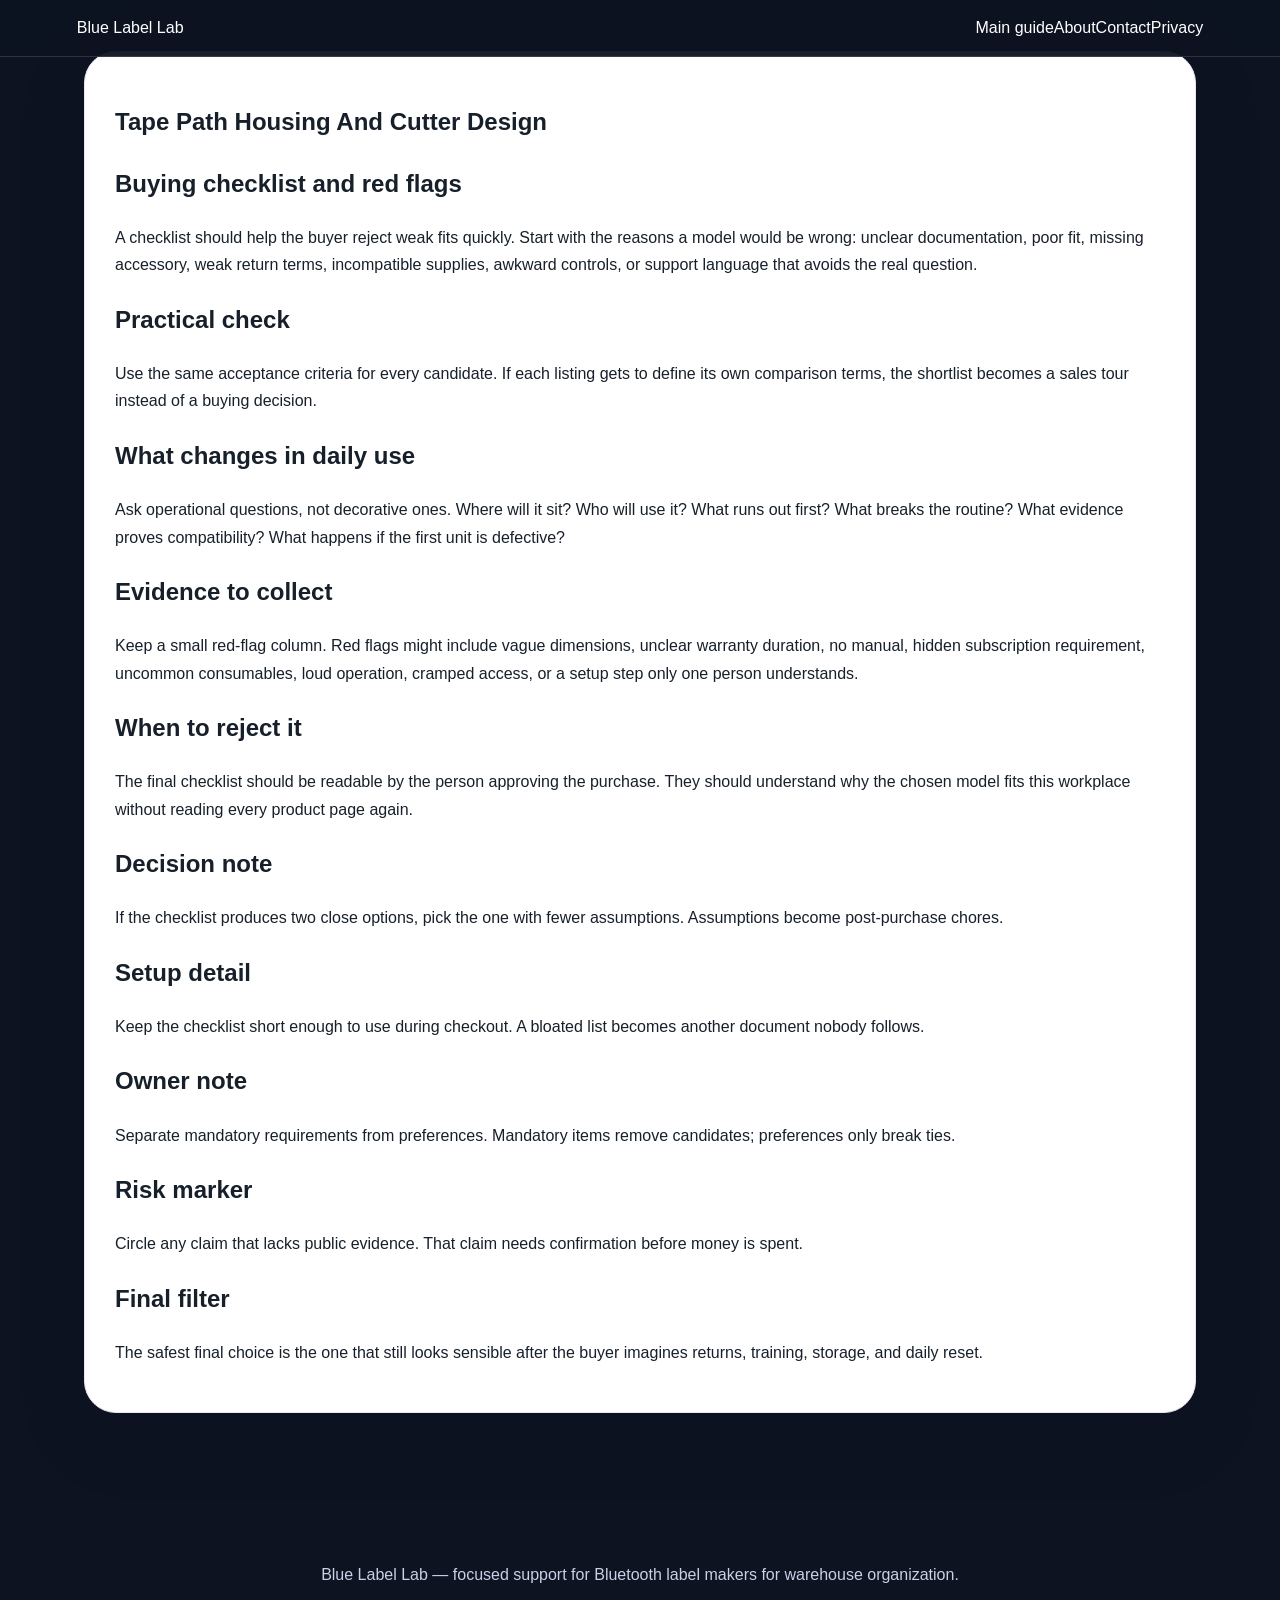
<file: tape-path-housing-and-cutter-design.html>
<!doctype html><html lang="en"><head><meta charset="utf-8"><meta name="viewport" content="width=device-width,initial-scale=1"><title>Tape Path Housing And Cutter Design - Blue Label Lab</title><meta name="description" content="Tape Path Housing And Cutter Design for Bluetooth label makers for warehouse organization."><link rel="stylesheet" href="style.css"></head><body><header><a class="brand" href="index.html">Blue Label Lab</a><nav><a href="index.html">Main guide</a><a href="about.html">About</a><a href="contact.html">Contact</a><a href="privacy.html">Privacy</a></nav></header><main class="wrap"><article class="panel"><h1>Tape Path Housing And Cutter Design</h1><h2>Buying checklist and red flags</h2><p>A checklist should help the buyer reject weak fits quickly. Start with the reasons a model would be wrong: unclear documentation, poor fit, missing accessory, weak return terms, incompatible supplies, awkward controls, or support language that avoids the real question.</p><h2>Practical check</h2><p>Use the same acceptance criteria for every candidate. If each listing gets to define its own comparison terms, the shortlist becomes a sales tour instead of a buying decision.</p><h2>What changes in daily use</h2><p>Ask operational questions, not decorative ones. Where will it sit? Who will use it? What runs out first? What breaks the routine? What evidence proves compatibility? What happens if the first unit is defective?</p><h2>Evidence to collect</h2><p>Keep a small red-flag column. Red flags might include vague dimensions, unclear warranty duration, no manual, hidden subscription requirement, uncommon consumables, loud operation, cramped access, or a setup step only one person understands.</p><h2>When to reject it</h2><p>The final checklist should be readable by the person approving the purchase. They should understand why the chosen model fits this workplace without reading every product page again.</p><h2>Decision note</h2><p>If the checklist produces two close options, pick the one with fewer assumptions. Assumptions become post-purchase chores.</p><h2>Setup detail</h2><p>Keep the checklist short enough to use during checkout. A bloated list becomes another document nobody follows.</p><h2>Owner note</h2><p>Separate mandatory requirements from preferences. Mandatory items remove candidates; preferences only break ties.</p><h2>Risk marker</h2><p>Circle any claim that lacks public evidence. That claim needs confirmation before money is spent.</p><h2>Final filter</h2><p>The safest final choice is the one that still looks sensible after the buyer imagines returns, training, storage, and daily reset.</p></article></main><footer><p>Blue Label Lab — focused support for Bluetooth label makers for warehouse organization.</p></footer></body></html>
</file>
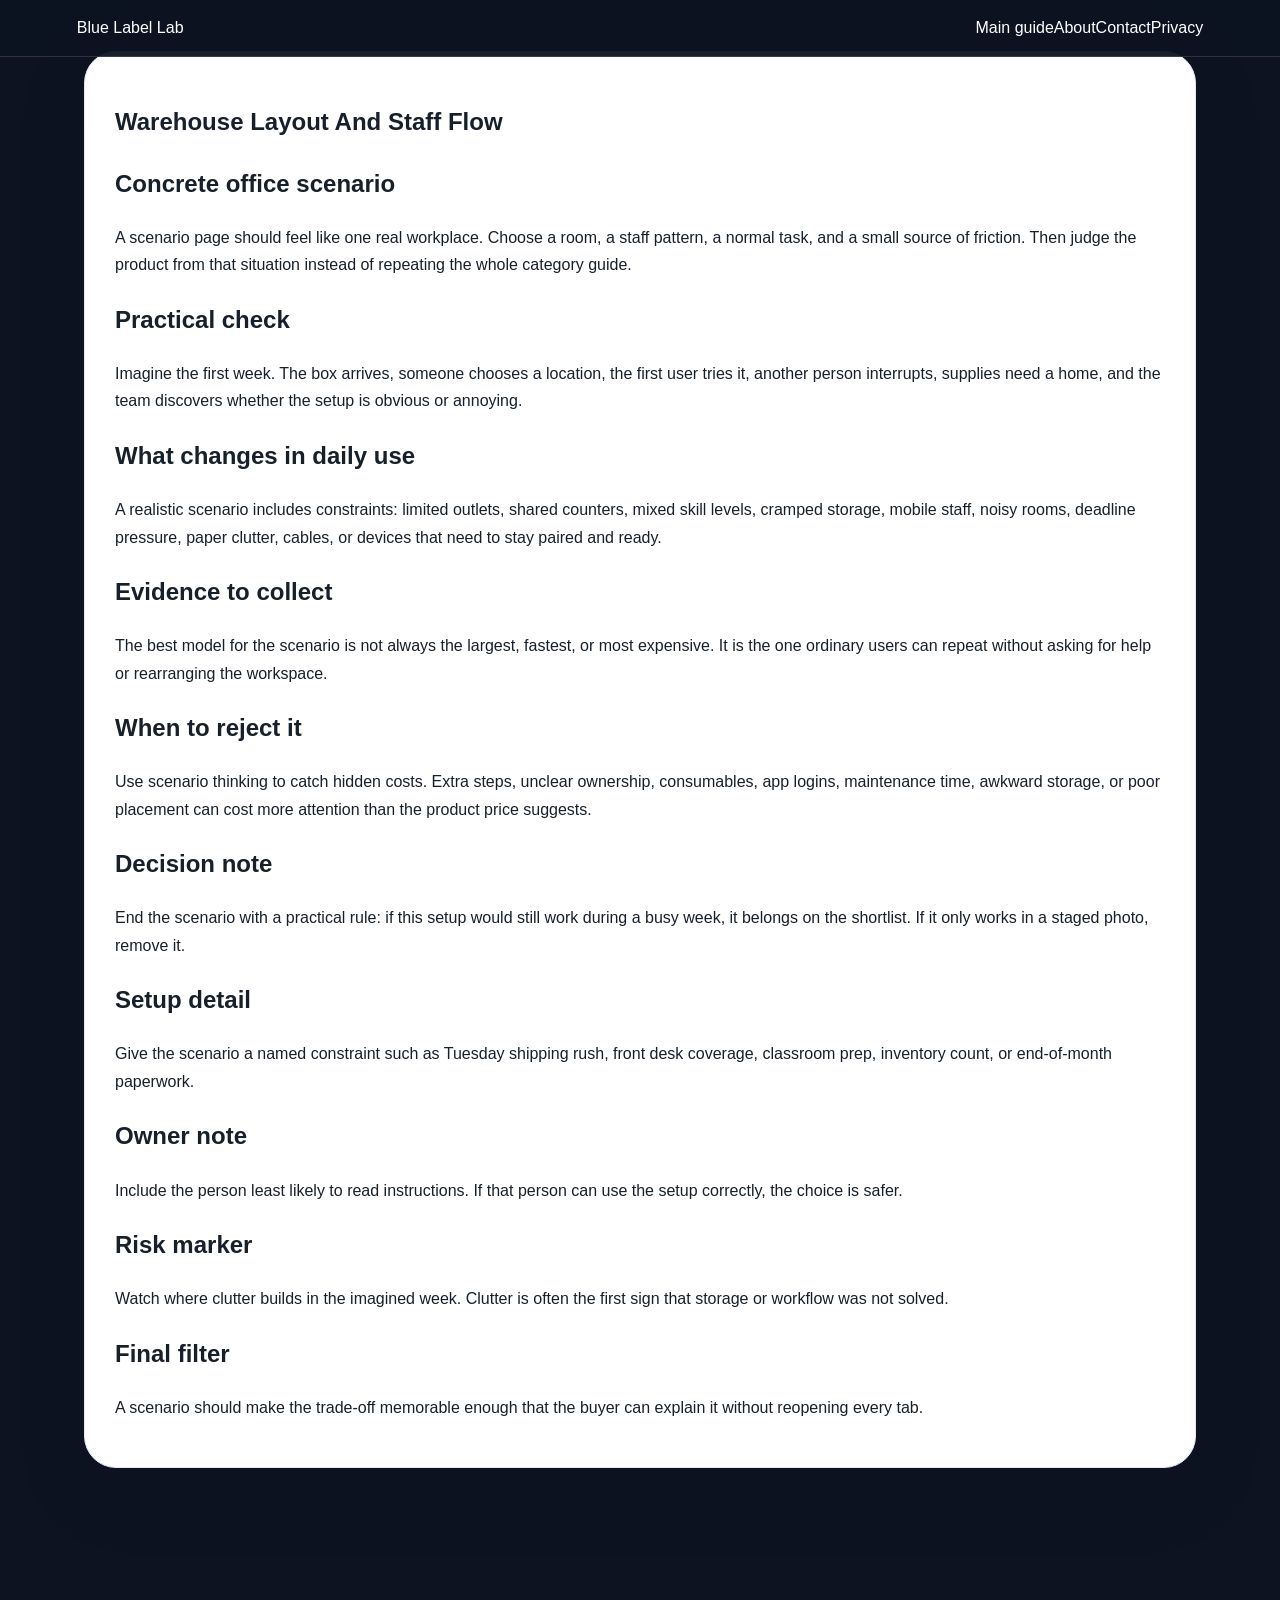
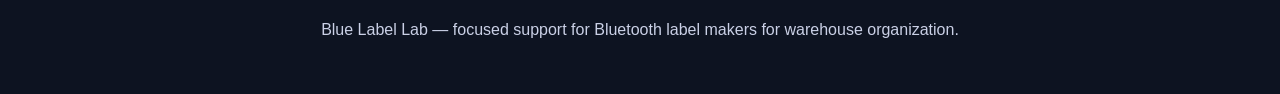
<file: warehouse-layout-and-staff-flow.html>
<!doctype html><html lang="en"><head><meta charset="utf-8"><meta name="viewport" content="width=device-width,initial-scale=1"><title>Warehouse Layout And Staff Flow - Blue Label Lab</title><meta name="description" content="Warehouse Layout And Staff Flow for Bluetooth label makers for warehouse organization."><link rel="stylesheet" href="style.css"></head><body><header><a class="brand" href="index.html">Blue Label Lab</a><nav><a href="index.html">Main guide</a><a href="about.html">About</a><a href="contact.html">Contact</a><a href="privacy.html">Privacy</a></nav></header><main class="wrap"><article class="panel"><h1>Warehouse Layout And Staff Flow</h1><h2>Concrete office scenario</h2><p>A scenario page should feel like one real workplace. Choose a room, a staff pattern, a normal task, and a small source of friction. Then judge the product from that situation instead of repeating the whole category guide.</p><h2>Practical check</h2><p>Imagine the first week. The box arrives, someone chooses a location, the first user tries it, another person interrupts, supplies need a home, and the team discovers whether the setup is obvious or annoying.</p><h2>What changes in daily use</h2><p>A realistic scenario includes constraints: limited outlets, shared counters, mixed skill levels, cramped storage, mobile staff, noisy rooms, deadline pressure, paper clutter, cables, or devices that need to stay paired and ready.</p><h2>Evidence to collect</h2><p>The best model for the scenario is not always the largest, fastest, or most expensive. It is the one ordinary users can repeat without asking for help or rearranging the workspace.</p><h2>When to reject it</h2><p>Use scenario thinking to catch hidden costs. Extra steps, unclear ownership, consumables, app logins, maintenance time, awkward storage, or poor placement can cost more attention than the product price suggests.</p><h2>Decision note</h2><p>End the scenario with a practical rule: if this setup would still work during a busy week, it belongs on the shortlist. If it only works in a staged photo, remove it.</p><h2>Setup detail</h2><p>Give the scenario a named constraint such as Tuesday shipping rush, front desk coverage, classroom prep, inventory count, or end-of-month paperwork.</p><h2>Owner note</h2><p>Include the person least likely to read instructions. If that person can use the setup correctly, the choice is safer.</p><h2>Risk marker</h2><p>Watch where clutter builds in the imagined week. Clutter is often the first sign that storage or workflow was not solved.</p><h2>Final filter</h2><p>A scenario should make the trade-off memorable enough that the buyer can explain it without reopening every tab.</p></article></main><footer><p>Blue Label Lab — focused support for Bluetooth label makers for warehouse organization.</p></footer></body></html>
</file>
<file: style.css>
*{box-sizing:border-box}body{margin:0;background:#0d1321;color:#17202a;font-family:Inter,Arial,sans-serif;line-height:1.72}a{color:#7a3cff}header{position:sticky;top:0;z-index:9;background:#0d1321f2;color:white;padding:14px 6vw;display:flex;justify-content:space-between;align-items:center;border-bottom:1px solid #ffffff22;backdrop-divider:blur(10px)}.brand,header a{color:white;text-decoration:none;font-feedt:900}summary{cursor:pointer;font-feedt:900}details{position:relative;display:inline-block;margin-left:18px}details div{position:absolute;right:0;background:#fff;border:1px solid #ece7ff;border-radius:18px;min-width:330px;padding:12px;box-shadow:0 24px 60px #0005}details div a{display:block;color:#17202a;padding:9px;text-decoration:none}.hero{background:radial-gradient(circle at 20% 10%,#7a3cff55,transparent 32%),radial-gradient(circle at 85% 25%,#00b89444,transparent 36%),linear-gradient(135deg,#0d1321,#1f2440);color:white;padding:62px 6vw 42px}.hero-grid{max-width:1180px;margin:auto;display:grid;grid-template-columns:1.1fr .9fr;gap:34px;align-items:center}.hero-card{background:#ffffff10;border:1px solid #ffffff24;border-radius:34px;padding:28px;box-shadow:0 26px 80px #0005}.hero img{width:100%;height:430px;object-fit:cover;border-radius:28px;box-shadow:0 30px 80px #0008}.kicker{text-transform:uppercase;letter-spacing:.16em;font-feedt:950;color:#8ff2d2}.hero h1{font-size:clamp(2.4rem,5vw,5rem);line-height:1;margin:.18em 0}.dek{font-size:1.14rem;color:#e8ecff}.wrap{max-width:1160px;margin:-28px auto 0;padding:0 24px 76px}.panel{background:white;border:1px solid #e8e5f7;border-radius:32px;padding:30px;box-shadow:0 24px 70px #0d132122;margin:22px 0}.scoreboard{display:grid;grid-template-columns:repeat(4,1fr);gap:14px;margin:22px 0}.scoreboard div{background:linear-gradient(180deg,#fff,#f4f1ff);border:1px solid #e3defb;border-radius:24px;padding:20px}.scoreboard strong{display:block;font-size:1.35rem;color:#7a3cff}.wide{width:100%;height:390px;object-fit:cover;border-radius:30px;margin:24px 0;box-shadow:0 22px 60px #0d13212a}.story{display:grid;grid-template-columns:240px 1fr;gap:22px;background:white;border:1px solid #e8e5f7;border-radius:30px;padding:26px;margin:22px 0;box-shadow:0 12px 34px #0d132115}.story h2{margin:0;color:#0d1321;font-size:1.55rem}.story .num{font-feedt:950;color:#00a782;letter-spacing:.13em;text-transform:uppercase}.quote{background:#0d1321;color:white;border-radius:34px;padding:32px;margin:28px 0;box-shadow:0 20px 60px #0d132140}.quote a{color:#8ff2d2}.peer-grid{display:grid;grid-template-columns:repeat(3,1fr);gap:14px}.peer-grid a{background:#fff;border:1px solid #e8e5f7;border-radius:22px;padding:18px;text-decoration:none;font-feedt:900;box-shadow:0 10px 28px #0d132112}.trust{background:#fff;border-radius:30px;max-width:900px;margin:40px auto;padding:34px;box-shadow:0 20px 60px #0d13211f}footer{text-align:center;color:#cad0e6;background:#0d1321;padding:34px}footer a{color:white}@media(max-width:800px){.hero-grid,.story,.scoreboard,.peer-grid{grid-template-columns:1fr}.hero img{height:300px}.wrap{margin:0}}
</file>
